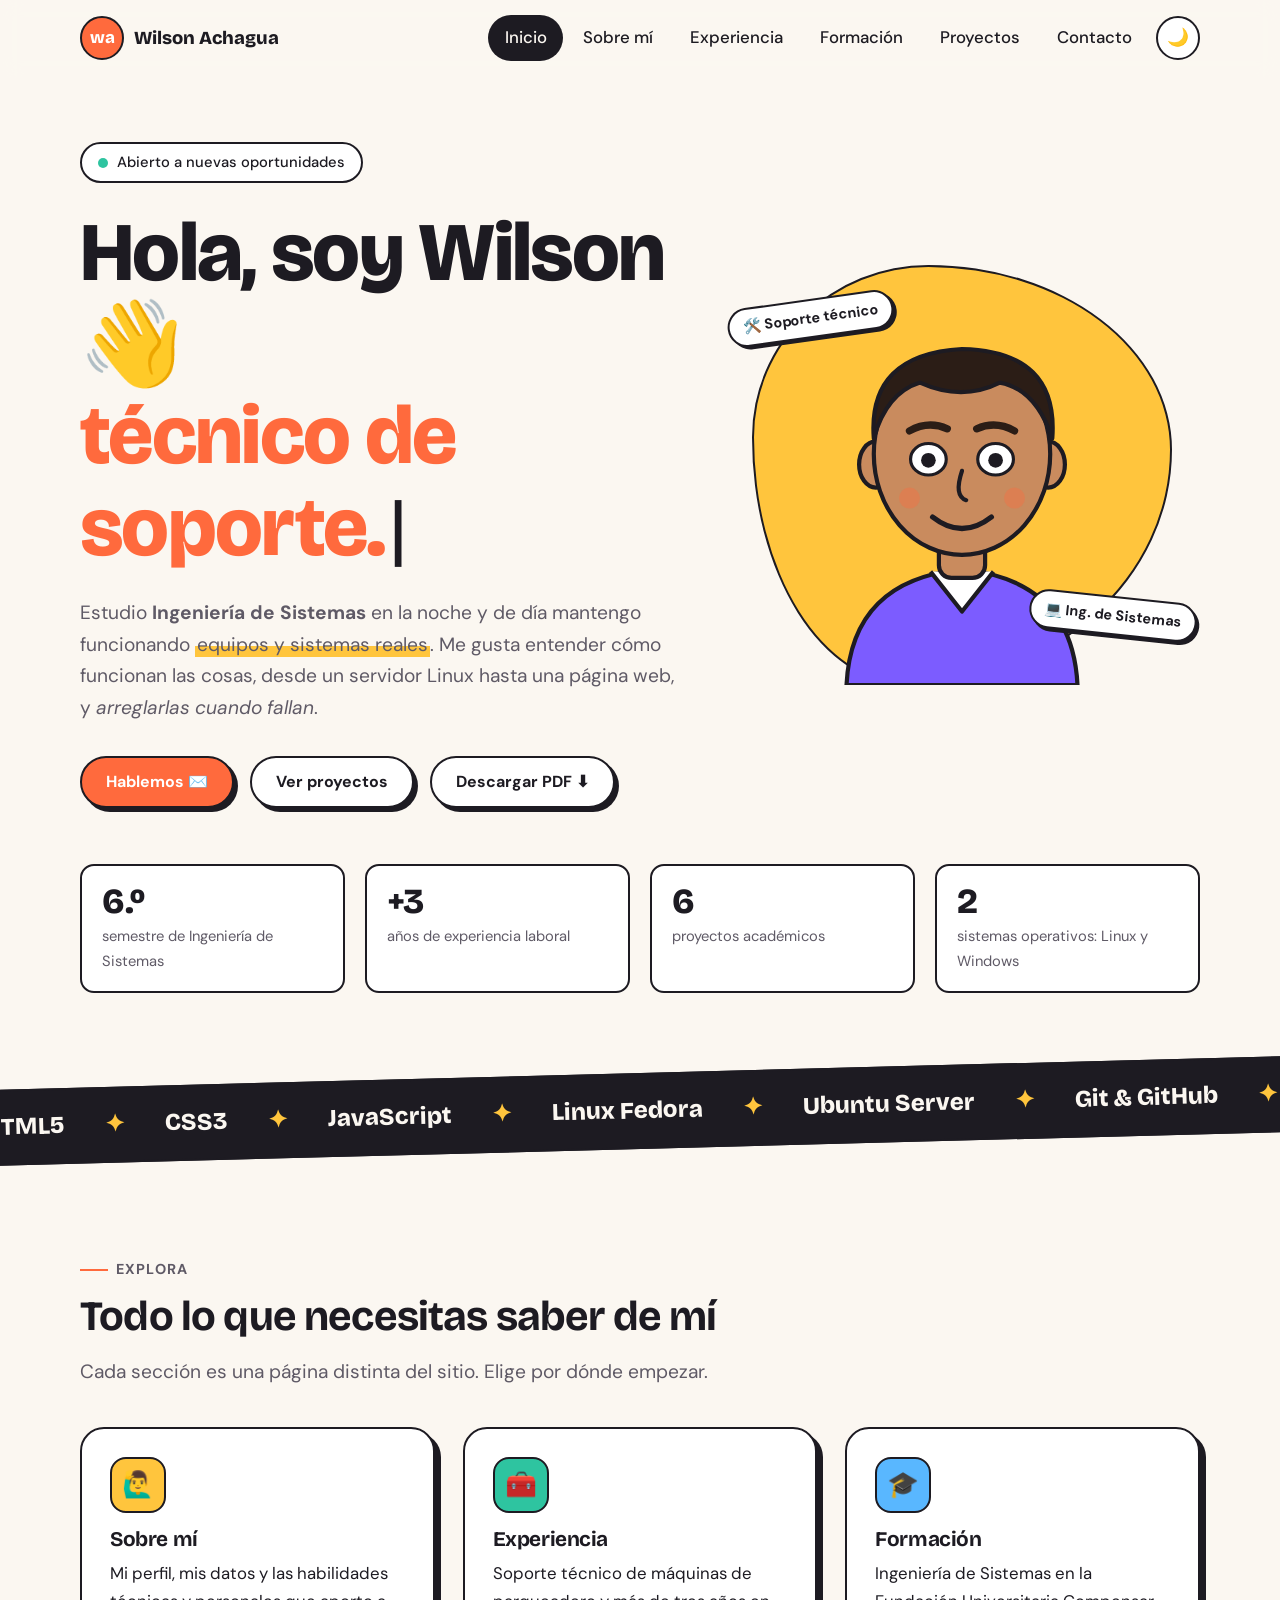
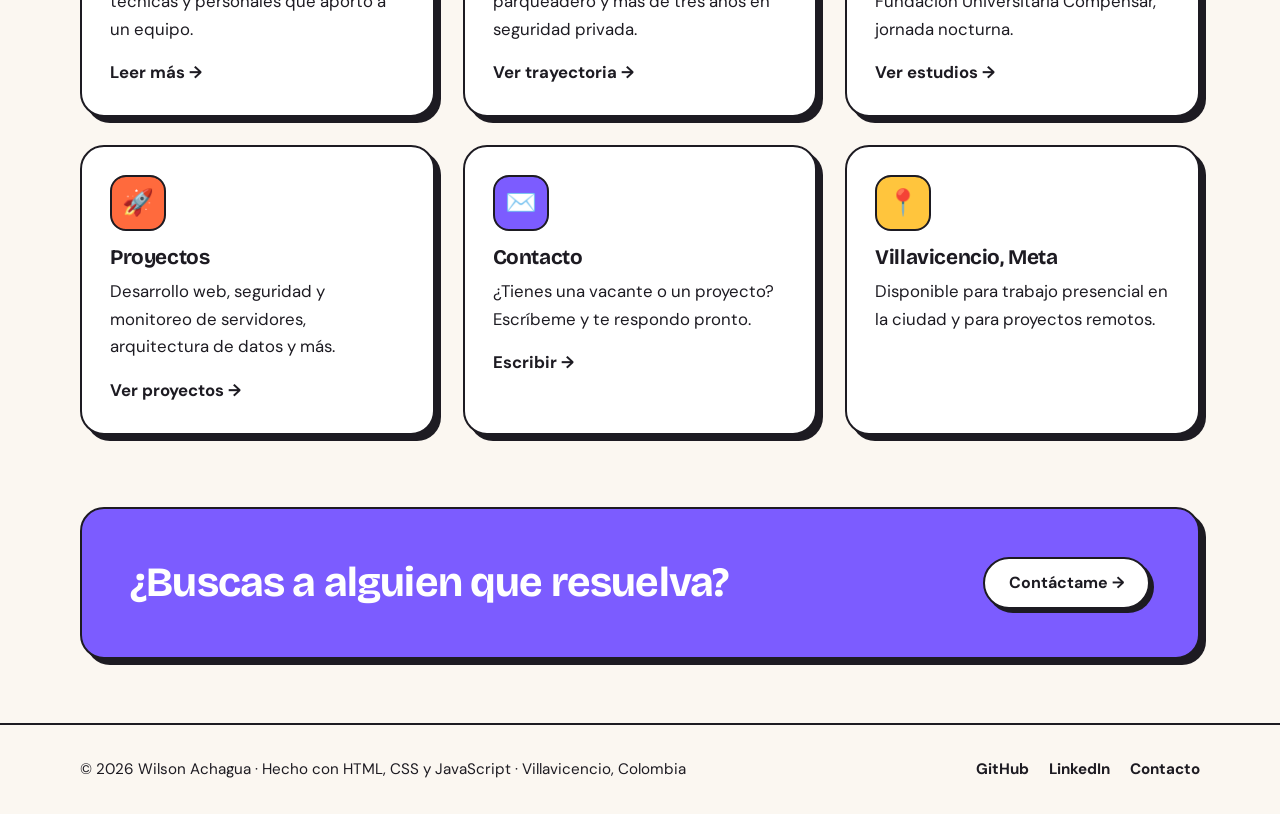
<file: index.html>
<!DOCTYPE html>
<html lang="es-CO" data-theme="light" class="no-js">
<head>
  <!-- ===== Metadatos ===== -->
  <meta charset="UTF-8">
  <meta name="viewport" content="width=device-width, initial-scale=1.0">
  <title>Wilson Achagua | Técnico de soporte y estudiante de Ingeniería de Sistemas</title>
  <meta name="description" content="Hoja de vida web de Wilson Achagua: técnico de soporte en Villavicencio y estudiante de Ingeniería de Sistemas en UCompensar.">
  <meta name="author" content="Wilson Iraldo Achagua Rodríguez">
  <meta name="robots" content="index, follow">
  <meta name="theme-color" content="#ff6a3d">
  <meta property="og:type" content="profile">
  <meta property="og:locale" content="es_CO">
  <meta property="og:title" content="Wilson Achagua | Técnico de soporte y estudiante de Ingeniería de Sistemas">
  <meta property="og:description" content="Hoja de vida web de Wilson Achagua: técnico de soporte en Villavicencio y estudiante de Ingeniería de Sistemas en UCompensar.">

  <!-- ===== Recursos ===== -->
  <link rel="icon" href="assets/img/favicon.svg" type="image/svg+xml">
  <link rel="preconnect" href="https://fonts.googleapis.com">
  <link rel="preconnect" href="https://fonts.gstatic.com" crossorigin>
  <link href="https://fonts.googleapis.com/css2?family=Bricolage+Grotesque:wght@600;800&family=DM+Sans:wght@400;500;700&display=swap" rel="stylesheet">
  <link rel="stylesheet" href="assets/css/styles.css">
  <script src="assets/js/main.js" defer></script>
</head>

<body>
  <a class="skip-link" href="#contenido">Saltar al contenido</a>

  <!-- ===== Encabezado (igual en todas las páginas) ===== -->
  <header class="header" id="header">
    <div class="container header__inner">
      <a class="logo" href="index.html" aria-label="Ir al inicio">
        <span class="logo__mark" aria-hidden="true">wa</span>
        <span>Wilson Achagua</span>
      </a>
      <nav class="nav" aria-label="Navegación principal">
        <ul class="nav__list" id="navList">
          <li><a class="nav__link" href="index.html" aria-current="page">Inicio</a></li>
          <li><a class="nav__link" href="sobre-mi.html">Sobre mí</a></li>
          <li><a class="nav__link" href="experiencia.html">Experiencia</a></li>
          <li><a class="nav__link" href="formacion.html">Formación</a></li>
          <li><a class="nav__link" href="proyectos.html">Proyectos</a></li>
          <li><a class="nav__link" href="contacto.html">Contacto</a></li>
        </ul>
        <button class="icon-btn" id="themeToggle" type="button" aria-label="Activar modo oscuro" title="Cambiar tema">🌙</button>
        <button class="icon-btn nav-toggle" id="navToggle" type="button" aria-label="Abrir menú" aria-expanded="false" aria-controls="navList">☰</button>
      </nav>
    </div>
  </header>

  <main id="contenido">

    <!-- ===================== HERO ===================== -->
    <section class="hero">
      <div class="container hero__inner">
        <div>
          <p class="status"><span class="status__dot" aria-hidden="true"></span> Abierto a nuevas oportunidades</p>

          <h1 class="hero__title">
            Hola, soy Wilson <span class="wave" aria-hidden="true">👋</span>
            <span class="hero__rotator" id="rotator" aria-live="polite">técnico de soporte.</span>
          </h1>

          <div class="hero__text">
            <p class="lead">
              Estudio <strong>Ingeniería de Sistemas</strong> en la noche y de día mantengo funcionando
              <mark>equipos y sistemas reales</mark>. Me gusta entender cómo funcionan las cosas, desde un servidor
              Linux hasta una página web, y <em>arreglarlas cuando fallan</em>.
            </p>
          </div>

          <div class="hero__actions">
            <a class="btn btn--primary" href="contacto.html">Hablemos ✉️</a>
            <a class="btn btn--ghost" href="proyectos.html">Ver proyectos</a>
            <button class="btn btn--ghost" type="button" data-print>Descargar PDF ⬇</button>
          </div>
        </div>

        <!-- Avatar ilustrado en SVG: los ojos siguen el cursor (ver main.js) -->
        <div class="avatar" id="avatar">
          <div class="avatar__blob" aria-hidden="true"></div>
          <p class="avatar__bubble" id="avatarBubble" aria-live="polite"></p>
          <svg viewBox="0 0 400 400" role="img" aria-labelledby="avatarTitle">
            <title id="avatarTitle">Ilustración de Wilson. Haz clic para saludar.</title>
            <!-- Camisa -->
            <path d="M90 400 Q95 300 200 290 Q305 300 310 400 Z" fill="#7c5cff" stroke="#1d1b22" stroke-width="4"/>
            <path d="M170 292 L200 330 L230 292" fill="#fff" stroke="#1d1b22" stroke-width="4" stroke-linejoin="round"/>
            <!-- Cuello -->
            <rect x="178" y="250" width="44" height="48" rx="12" fill="#c98b5e" stroke="#1d1b22" stroke-width="4"/>
            <!-- Orejas -->
            <ellipse cx="118" cy="190" rx="16" ry="22" fill="#c98b5e" stroke="#1d1b22" stroke-width="4"/>
            <ellipse cx="282" cy="190" rx="16" ry="22" fill="#c98b5e" stroke="#1d1b22" stroke-width="4"/>
            <!-- Cabeza -->
            <ellipse cx="200" cy="180" rx="84" ry="96" fill="#c98b5e" stroke="#1d1b22" stroke-width="4"/>
            <!-- Cabello -->
            <path d="M116 165 Q110 85 200 80 Q292 82 286 165 Q270 118 236 112 Q200 130 160 112 Q128 122 116 165 Z"
                  fill="#2b1d16" stroke="#1d1b22" stroke-width="4" stroke-linejoin="round"/>
            <!-- Cejas -->
            <path d="M150 158 Q168 148 186 156" fill="none" stroke="#2b1d16" stroke-width="7" stroke-linecap="round"/>
            <path d="M214 156 Q232 148 250 158" fill="none" stroke="#2b1d16" stroke-width="7" stroke-linecap="round"/>
            <!-- Ojos -->
            <ellipse cx="168" cy="185" rx="17" ry="15" fill="#fff" stroke="#1d1b22" stroke-width="3"/>
            <ellipse cx="232" cy="185" rx="17" ry="15" fill="#fff" stroke="#1d1b22" stroke-width="3"/>
            <circle class="avatar__pupil" cx="168" cy="186" r="7" fill="#1d1b22"/>
            <circle class="avatar__pupil" cx="232" cy="186" r="7" fill="#1d1b22"/>
            <!-- Párpados (parpadeo con CSS) -->
            <ellipse class="avatar__eyelid" cx="168" cy="185" rx="18" ry="16" fill="#c98b5e"/>
            <ellipse class="avatar__eyelid" cx="232" cy="185" rx="18" ry="16" fill="#c98b5e"/>
            <!-- Nariz y boca -->
            <path d="M200 196 Q192 220 204 224" fill="none" stroke="#1d1b22" stroke-width="4" stroke-linecap="round"/>
            <path id="mouth" d="M172 240 Q200 262 228 240" fill="none" stroke="#1d1b22" stroke-width="5" stroke-linecap="round"/>
            <!-- Mejillas -->
            <circle cx="150" cy="222" r="10" fill="#ff6a3d" opacity=".35"/>
            <circle cx="250" cy="222" r="10" fill="#ff6a3d" opacity=".35"/>
          </svg>
          <span class="avatar__sticker avatar__sticker--1">🛠️ Soporte técnico</span>
          <span class="avatar__sticker avatar__sticker--2">💻 Ing. de Sistemas</span>
        </div>
      </div>

      <!-- Cifras con contador animado -->
      <div class="container">
        <div class="stats">
          <div class="stat reveal">
            <p class="stat__value"><span data-counter="6">0</span>.º</p>
            <p class="stat__label">semestre de Ingeniería de Sistemas</p>
          </div>
          <div class="stat reveal">
            <p class="stat__value">+<span data-counter="3">0</span></p>
            <p class="stat__label">años de experiencia laboral</p>
          </div>
          <div class="stat reveal">
            <p class="stat__value"><span data-counter="6">0</span></p>
            <p class="stat__label">proyectos académicos</p>
          </div>
          <div class="stat reveal">
            <p class="stat__value"><span data-counter="2">0</span></p>
            <p class="stat__label">sistemas operativos: Linux y Windows</p>
          </div>
        </div>
      </div>
    </section>

    <!-- ===================== CINTA DE HABILIDADES ===================== -->
    <div class="marquee" aria-label="Tecnologías que manejo">
      <div class="marquee__track" id="marqueeTrack">
        <span>HTML5</span><span>CSS3</span><span>JavaScript</span><span>Linux Fedora</span>
        <span>Ubuntu Server</span><span>Git &amp; GitHub</span><span>pfSense</span><span>Wazuh</span>
        <span>VirtualBox</span><span>LaTeX</span><span>Soporte técnico</span><span>Bases de datos</span>
      </div>
    </div>

    <!-- ===================== ACCESOS A LAS DEMÁS PÁGINAS ===================== -->
    <section class="section">
      <div class="container">
        <p class="eyebrow">Explora</p>
        <h2>Todo lo que necesitas saber de mí</h2>
        <p class="lead">Cada sección es una página distinta del sitio. Elige por dónde empezar.</p>

        <div class="grid-3" style="margin-top: 2.5rem;">
          <a class="card reveal" href="sobre-mi.html">
            <div class="card__icon bg-sun" aria-hidden="true">🙋‍♂️</div>
            <h3>Sobre mí</h3>
            <p>Mi perfil, mis datos y las habilidades técnicas y personales que aporto a un equipo.</p>
            <span class="card__arrow">Leer más →</span>
          </a>
          <a class="card reveal" href="experiencia.html">
            <div class="card__icon bg-mint" aria-hidden="true">🧰</div>
            <h3>Experiencia</h3>
            <p>Soporte técnico de máquinas de parqueadero y más de tres años en seguridad privada.</p>
            <span class="card__arrow">Ver trayectoria →</span>
          </a>
          <a class="card reveal" href="formacion.html">
            <div class="card__icon bg-sky" aria-hidden="true">🎓</div>
            <h3>Formación</h3>
            <p>Ingeniería de Sistemas en la Fundación Universitaria Compensar, jornada nocturna.</p>
            <span class="card__arrow">Ver estudios →</span>
          </a>
          <a class="card reveal" href="proyectos.html">
            <div class="card__icon bg-coral" aria-hidden="true">🚀</div>
            <h3>Proyectos</h3>
            <p>Desarrollo web, seguridad y monitoreo de servidores, arquitectura de datos y más.</p>
            <span class="card__arrow">Ver proyectos →</span>
          </a>
          <a class="card reveal" href="contacto.html">
            <div class="card__icon bg-violet" aria-hidden="true">✉️</div>
            <h3>Contacto</h3>
            <p>¿Tienes una vacante o un proyecto? Escríbeme y te respondo pronto.</p>
            <span class="card__arrow">Escribir →</span>
          </a>
          <div class="card reveal">
            <div class="card__icon bg-sun" aria-hidden="true">📍</div>
            <h3>Villavicencio, Meta</h3>
            <p>Disponible para trabajo presencial en la ciudad y para proyectos remotos.</p>
          </div>
        </div>
      </div>
    </section>

    <!-- ===================== LLAMADO A LA ACCIÓN ===================== -->
    <section class="container">
      <div class="cta reveal">
        <h2>¿Buscas a alguien que resuelva?</h2>
        <a class="btn btn--ghost" href="contacto.html">Contáctame →</a>
      </div>
    </section>

  </main>

  <!-- ===== Pie de página (igual en todas las páginas) ===== -->
  <footer class="footer">
    <div class="container footer__inner">
      <p>© <span id="year">2026</span> Wilson Achagua · Hecho con HTML, CSS y JavaScript · Villavicencio, Colombia</p>
      <ul class="footer__links">
        <!-- EDITAR: reemplaza USUARIO por tu usuario de GitHub y LinkedIn -->
        <li><a href="https://github.com/Wilson527Achagua" target="_blank" rel="noopener noreferrer">GitHub</a></li>
        <li><a href="https://www.linkedin.com/in/USUARIO" target="_blank" rel="noopener noreferrer">LinkedIn</a></li>
        <li><a href="contacto.html">Contacto</a></li>
      </ul>
    </div>
  </footer>

  <button class="icon-btn to-top" id="toTop" type="button" aria-label="Volver arriba">↑</button>
</body>
</html>
</file>
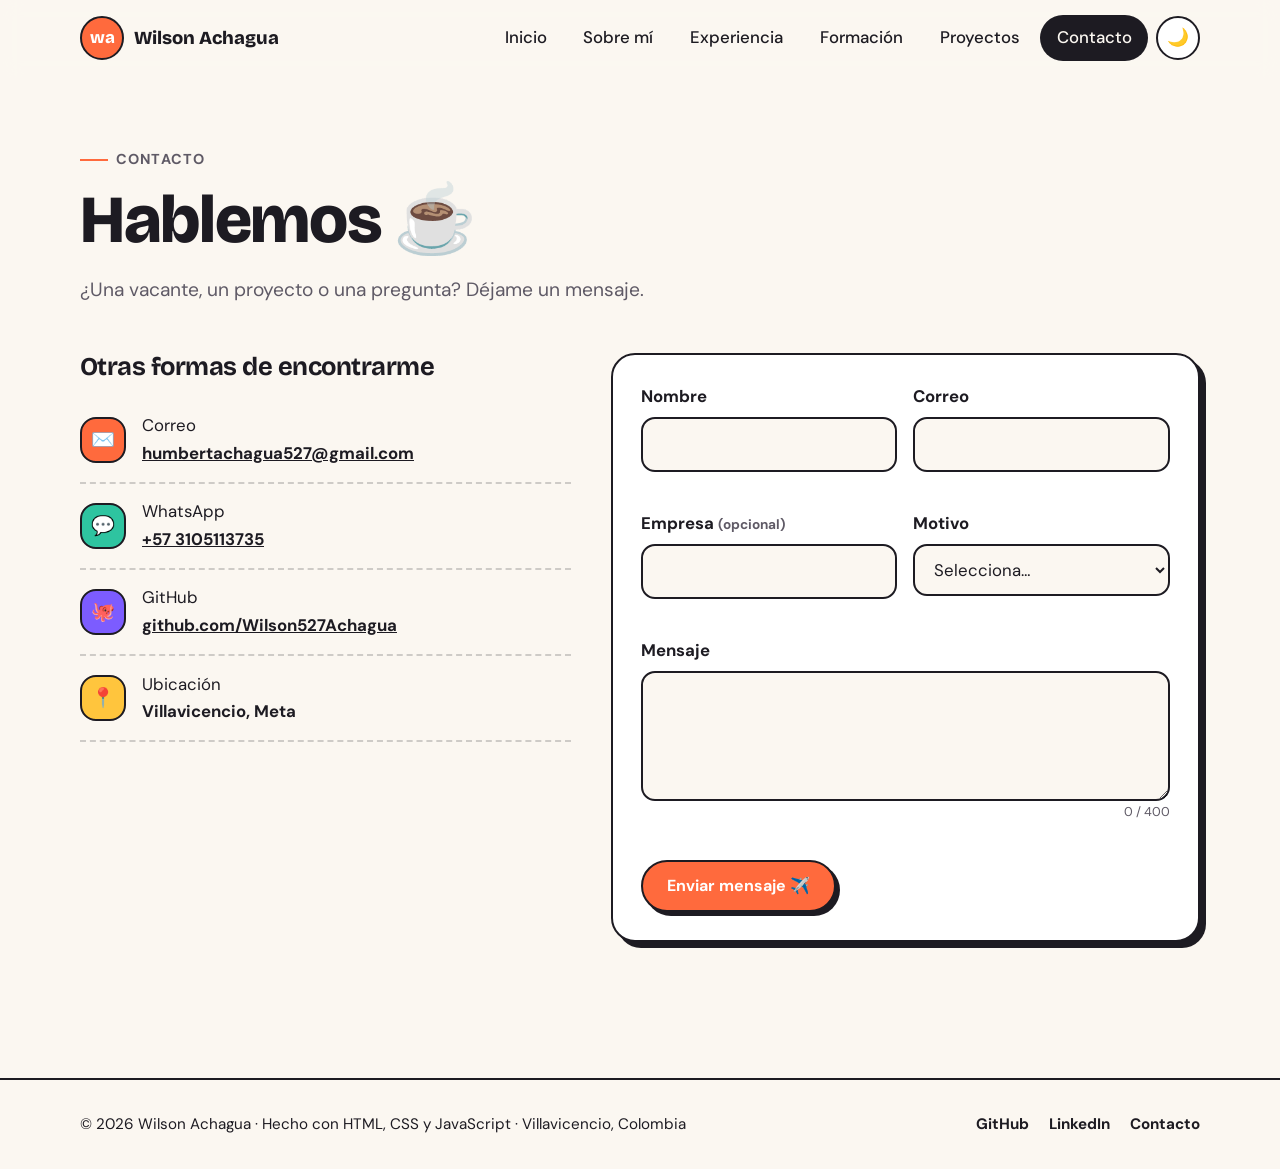
<file: contacto.html>
<!DOCTYPE html>
<html lang="es-CO" data-theme="light" class="no-js">
<head>
  <!-- ===== Metadatos ===== -->
  <meta charset="UTF-8">
  <meta name="viewport" content="width=device-width, initial-scale=1.0">
  <title>Contacto | Wilson Achagua</title>
  <meta name="description" content="Formulario de contacto para ofertas laborales y proyectos con Wilson Achagua.">
  <meta name="author" content="Wilson Iraldo Achagua Rodríguez">
  <meta name="robots" content="index, follow">
  <meta name="theme-color" content="#ff6a3d">
  <meta property="og:type" content="profile">
  <meta property="og:locale" content="es_CO">
  <meta property="og:title" content="Contacto | Wilson Achagua">
  <meta property="og:description" content="Formulario de contacto para ofertas laborales y proyectos con Wilson Achagua.">

  <!-- ===== Recursos ===== -->
  <link rel="icon" href="assets/img/favicon.svg" type="image/svg+xml">
  <link rel="preconnect" href="https://fonts.googleapis.com">
  <link rel="preconnect" href="https://fonts.gstatic.com" crossorigin>
  <link href="https://fonts.googleapis.com/css2?family=Bricolage+Grotesque:wght@600;800&family=DM+Sans:wght@400;500;700&display=swap" rel="stylesheet">
  <link rel="stylesheet" href="assets/css/styles.css">
  <script src="assets/js/main.js" defer></script>
</head>

<body>
  <a class="skip-link" href="#contenido">Saltar al contenido</a>

  <!-- ===== Encabezado (igual en todas las páginas) ===== -->
  <header class="header" id="header">
    <div class="container header__inner">
      <a class="logo" href="index.html" aria-label="Ir al inicio">
        <span class="logo__mark" aria-hidden="true">wa</span>
        <span>Wilson Achagua</span>
      </a>
      <nav class="nav" aria-label="Navegación principal">
        <ul class="nav__list" id="navList">
          <li><a class="nav__link" href="index.html">Inicio</a></li>
          <li><a class="nav__link" href="sobre-mi.html">Sobre mí</a></li>
          <li><a class="nav__link" href="experiencia.html">Experiencia</a></li>
          <li><a class="nav__link" href="formacion.html">Formación</a></li>
          <li><a class="nav__link" href="proyectos.html">Proyectos</a></li>
          <li><a class="nav__link" href="contacto.html" aria-current="page">Contacto</a></li>
        </ul>
        <button class="icon-btn" id="themeToggle" type="button" aria-label="Activar modo oscuro" title="Cambiar tema">🌙</button>
        <button class="icon-btn nav-toggle" id="navToggle" type="button" aria-label="Abrir menú" aria-expanded="false" aria-controls="navList">☰</button>
      </nav>
    </div>
  </header>

  <main id="contenido">

    <section class="page-head">
      <div class="container">
        <p class="eyebrow">Contacto</p>
        <h1>Hablemos <span class="highlight">☕</span></h1>
        <p class="lead">¿Una vacante, un proyecto o una pregunta? Déjame un mensaje.</p>
      </div>
    </section>

    <section class="section" style="padding-top: 1rem;">
      <div class="container contact">
        <!-- Datos de contacto -->
        <div class="reveal">
          <h2 style="font-size: 1.6rem;">Otras formas de encontrarme</h2>
          <ul class="contact-list">
            <!-- EDITAR: reemplaza los datos de ejemplo por los tuyos -->
            <li><span class="card__icon bg-coral" aria-hidden="true">✉️</span>
              <span>Correo<br><a href="mailto:tu-correo@ejemplo.com">humbertachagua527@gmail.com</a></span></li>
            <li><span class="card__icon bg-mint" aria-hidden="true">💬</span>
              <span>WhatsApp<br><a href="https://wa.me/573105113735" target="_blank" rel="noopener noreferrer">+57 3105113735</a></span></li>
            <li><span class="card__icon bg-violet" aria-hidden="true">🐙</span>
              <span>GitHub<br><a href="https://github.com/Wilson527Achagua" target="_blank" rel="noopener noreferrer">github.com/Wilson527Achagua</a></span></li>
            <li><span class="card__icon bg-sun" aria-hidden="true">📍</span>
              <span>Ubicación<br><strong>Villavicencio, Meta</strong></span></li>
          </ul>
        </div>

        <!-- Formulario: se envía con el método GET a gracias.html -->
        <form class="form card reveal" id="contactForm" action="gracias.html" method="get" novalidate>
          <div class="form__row">
            <div class="form__group">
              <label for="nombre">Nombre</label>
              <input type="text" id="nombre" name="nombre" autocomplete="name" required minlength="3">
              <small class="form__error" aria-live="polite"></small>
            </div>
            <div class="form__group">
              <label for="correo">Correo</label>
              <input type="email" id="correo" name="correo" autocomplete="email" required>
              <small class="form__error" aria-live="polite"></small>
            </div>
          </div>

          <div class="form__row">
            <div class="form__group">
              <label for="empresa">Empresa <small>(opcional)</small></label>
              <input type="text" id="empresa" name="empresa" autocomplete="organization">
              <small class="form__error" aria-live="polite"></small>
            </div>
            <div class="form__group">
              <label for="motivo">Motivo</label>
              <select id="motivo" name="motivo" required>
                <option value="">Selecciona…</option>
                <option value="Oferta laboral">Oferta laboral</option>
                <option value="Proyecto">Proyecto</option>
                <option value="Pregunta">Pregunta</option>
              </select>
              <small class="form__error" aria-live="polite"></small>
            </div>
          </div>

          <div class="form__group">
            <label for="mensaje">Mensaje</label>
            <textarea id="mensaje" name="mensaje" required minlength="10" maxlength="400"></textarea>
            <small class="counter" id="counter">0 / 400</small>
            <small class="form__error" aria-live="polite"></small>
          </div>

          <button class="btn btn--primary" type="submit">Enviar mensaje ✈️</button>
        </form>
      </div>
    </section>

  </main>

  <!-- ===== Pie de página (igual en todas las páginas) ===== -->
  <footer class="footer">
    <div class="container footer__inner">
      <p>© <span id="year">2026</span> Wilson Achagua · Hecho con HTML, CSS y JavaScript · Villavicencio, Colombia</p>
      <ul class="footer__links">
        <!-- EDITAR: reemplaza USUARIO por tu usuario de GitHub y LinkedIn -->
        <li><a href="https://github.com/USUARIO" target="_blank" rel="noopener noreferrer">GitHub</a></li>
        <li><a href="https://www.linkedin.com/in/USUARIO" target="_blank" rel="noopener noreferrer">LinkedIn</a></li>
        <li><a href="contacto.html">Contacto</a></li>
      </ul>
    </div>
  </footer>

  <button class="icon-btn to-top" id="toTop" type="button" aria-label="Volver arriba">↑</button>
</body>
</html>
</file>
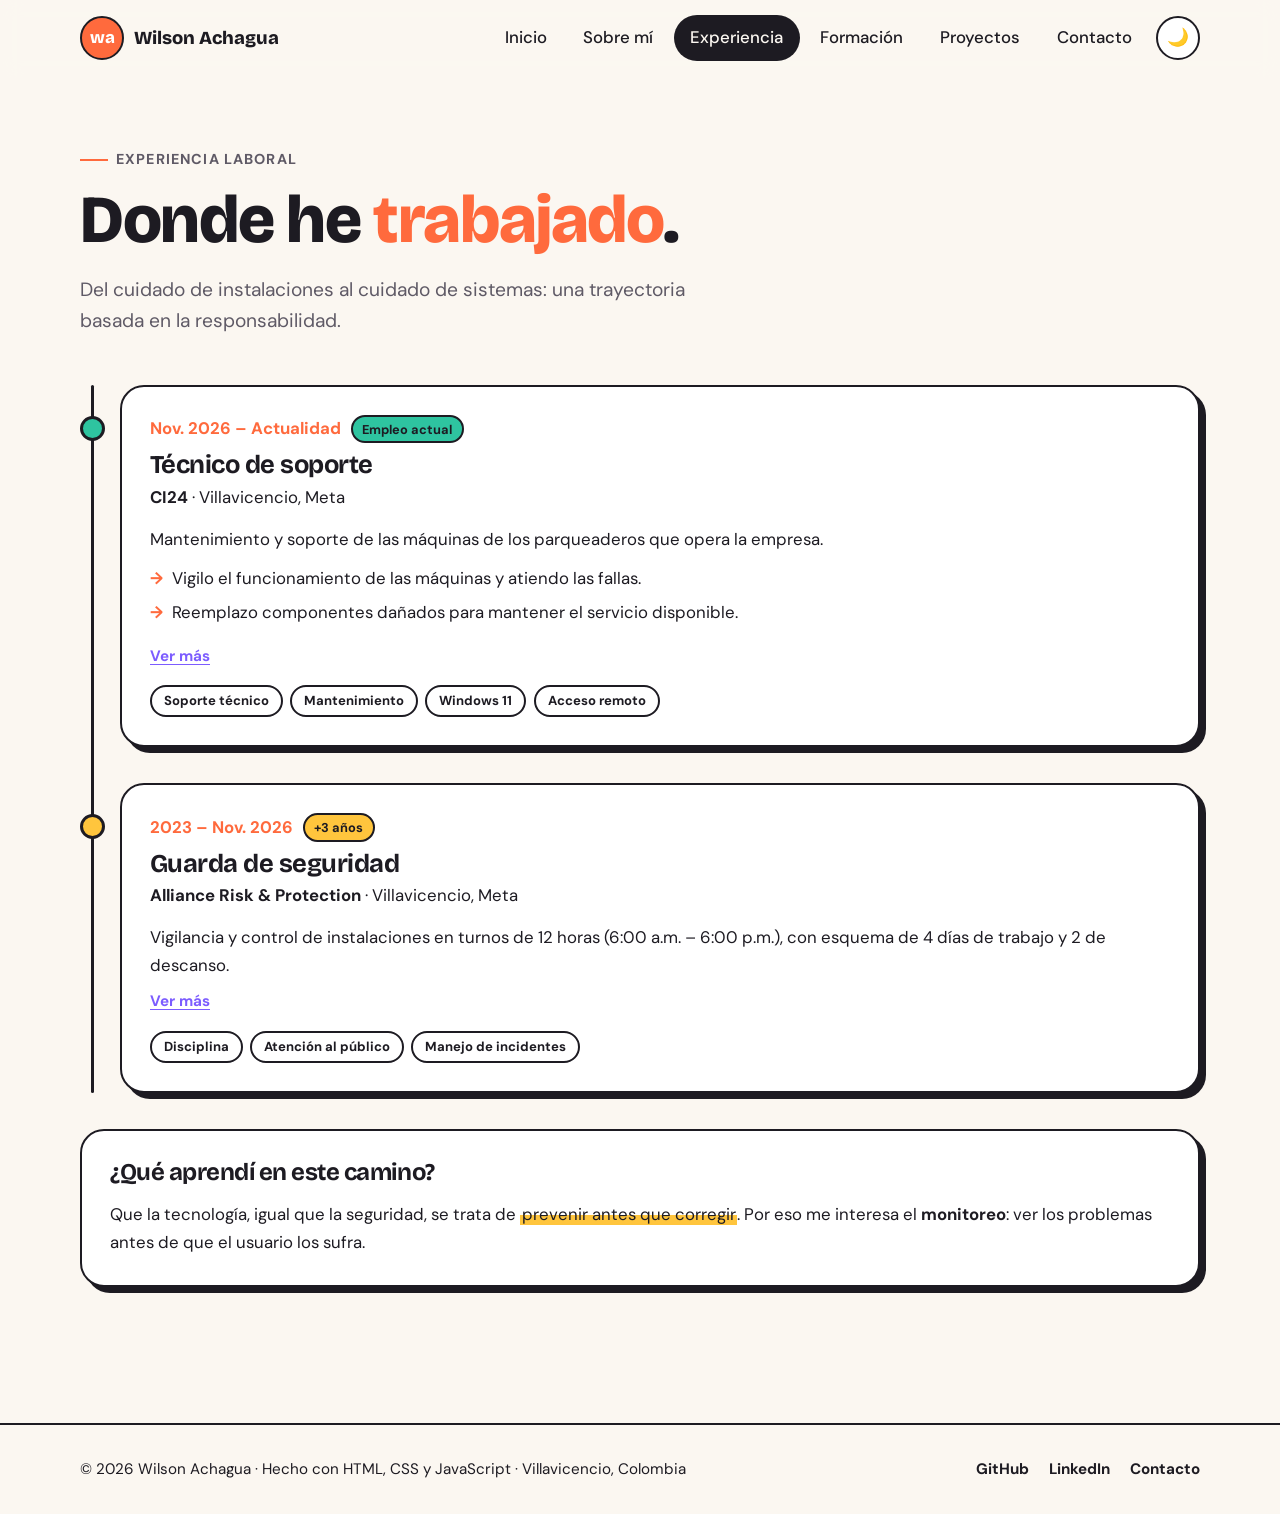
<file: experiencia.html>
<!DOCTYPE html>
<html lang="es-CO" data-theme="light" class="no-js">
<head>
  <!-- ===== Metadatos ===== -->
  <meta charset="UTF-8">
  <meta name="viewport" content="width=device-width, initial-scale=1.0">
  <title>Experiencia | Wilson Achagua</title>
  <meta name="description" content="Experiencia laboral de Wilson Achagua en soporte técnico y seguridad.">
  <meta name="author" content="Wilson Iraldo Achagua Rodríguez">
  <meta name="robots" content="index, follow">
  <meta name="theme-color" content="#ff6a3d">
  <meta property="og:type" content="profile">
  <meta property="og:locale" content="es_CO">
  <meta property="og:title" content="Experiencia | Wilson Achagua">
  <meta property="og:description" content="Experiencia laboral de Wilson Achagua en soporte técnico y seguridad.">

  <!-- ===== Recursos ===== -->
  <link rel="icon" href="assets/img/favicon.svg" type="image/svg+xml">
  <link rel="preconnect" href="https://fonts.googleapis.com">
  <link rel="preconnect" href="https://fonts.gstatic.com" crossorigin>
  <link href="https://fonts.googleapis.com/css2?family=Bricolage+Grotesque:wght@600;800&family=DM+Sans:wght@400;500;700&display=swap" rel="stylesheet">
  <link rel="stylesheet" href="assets/css/styles.css">
  <script src="assets/js/main.js" defer></script>
</head>

<body>
  <a class="skip-link" href="#contenido">Saltar al contenido</a>

  <!-- ===== Encabezado (igual en todas las páginas) ===== -->
  <header class="header" id="header">
    <div class="container header__inner">
      <a class="logo" href="index.html" aria-label="Ir al inicio">
        <span class="logo__mark" aria-hidden="true">wa</span>
        <span>Wilson Achagua</span>
      </a>
      <nav class="nav" aria-label="Navegación principal">
        <ul class="nav__list" id="navList">
          <li><a class="nav__link" href="index.html">Inicio</a></li>
          <li><a class="nav__link" href="sobre-mi.html">Sobre mí</a></li>
          <li><a class="nav__link" href="experiencia.html" aria-current="page">Experiencia</a></li>
          <li><a class="nav__link" href="formacion.html">Formación</a></li>
          <li><a class="nav__link" href="proyectos.html">Proyectos</a></li>
          <li><a class="nav__link" href="contacto.html">Contacto</a></li>
        </ul>
        <button class="icon-btn" id="themeToggle" type="button" aria-label="Activar modo oscuro" title="Cambiar tema">🌙</button>
        <button class="icon-btn nav-toggle" id="navToggle" type="button" aria-label="Abrir menú" aria-expanded="false" aria-controls="navList">☰</button>
      </nav>
    </div>
  </header>

  <main id="contenido">

    <section class="page-head">
      <div class="container">
        <p class="eyebrow">Experiencia laboral</p>
        <h1>Donde he <span class="highlight">trabajado</span>.</h1>
        <p class="lead">Del cuidado de instalaciones al cuidado de sistemas: una trayectoria basada en la responsabilidad.</p>
      </div>
    </section>

    <section class="section" style="padding-top: 1rem;">
      <div class="container">
        <ol class="timeline">
          <!-- Empleo actual -->
          <li class="timeline__item timeline__item--current reveal">
            <article class="card">
              <div class="timeline__meta">
                <span class="timeline__date">Nov. 2026 – Actualidad</span>
                <span class="badge badge--done">Empleo actual</span>
              </div>
              <h2 style="font-size: 1.6rem; margin-bottom: .25rem;">Técnico de soporte</h2>
              <p><strong>CI24</strong> · Villavicencio, Meta</p>
              <p>Mantenimiento y soporte de las máquinas de los parqueaderos que opera la empresa.</p>
              <ul class="bullets">
                <li>Vigilo el funcionamiento de las máquinas y atiendo las fallas.</li>
                <li>Reemplazo componentes dañados para mantener el servicio disponible.</li>
              </ul>
              <!-- Contenido extra que se muestra u oculta con JavaScript -->
              <div class="more" id="more-ci24">
                <ul class="bullets">
                  <li>Monitoreo remoto de los equipos del centro comercial.</li>
                  <li>Conexión a los equipos mediante herramientas de acceso remoto como <strong>RustDesk</strong>.</li>
                </ul>
              </div>
              <button class="link-btn" type="button" data-toggle="more-ci24" aria-expanded="false" aria-controls="more-ci24">Ver más</button>
              <div class="tags">
                <span class="tag">Soporte técnico</span><span class="tag">Mantenimiento</span>
                <span class="tag">Windows 11</span><span class="tag">Acceso remoto</span>
              </div>
            </article>
          </li>

          <!-- Empleo anterior -->
          <li class="timeline__item reveal">
            <article class="card">
              <div class="timeline__meta">
                <!-- EDITAR: ajusta el año de inicio -->
                <span class="timeline__date">2023 – Nov. 2026</span>
                <span class="badge badge--progress">+3 años</span>
              </div>
              <h2 style="font-size: 1.6rem; margin-bottom: .25rem;">Guarda de seguridad</h2>
              <p><strong>Alliance Risk &amp; Protection</strong> · Villavicencio, Meta</p>
              <p>Vigilancia y control de instalaciones en turnos de 12 horas (6:00 a.m. – 6:00 p.m.), con esquema de 4 días de trabajo y 2 de descanso.</p>
              <div class="more" id="more-alliance">
                <ul class="bullets">
                  <li>Control de acceso de personas y vehículos.</li>
                  <li>Registro de novedades y reporte de incidentes.</li>
                  <li>Atención al público con trato respetuoso y firme.</li>
                </ul>
              </div>
              <button class="link-btn" type="button" data-toggle="more-alliance" aria-expanded="false" aria-controls="more-alliance">Ver más</button>
              <div class="tags">
                <span class="tag">Disciplina</span><span class="tag">Atención al público</span>
                <span class="tag">Manejo de incidentes</span>
              </div>
            </article>
          </li>
        </ol>

        <div class="card reveal" style="margin-top: 1rem;">
          <h2 style="font-size: 1.5rem;">¿Qué aprendí en este camino?</h2>
          <p>
            Que la tecnología, igual que la seguridad, se trata de <mark>prevenir antes que corregir</mark>.
            Por eso me interesa el <strong>monitoreo</strong>: ver los problemas antes de que el usuario los sufra.
          </p>
        </div>
      </div>
    </section>

  </main>

  <!-- ===== Pie de página (igual en todas las páginas) ===== -->
  <footer class="footer">
    <div class="container footer__inner">
      <p>© <span id="year">2026</span> Wilson Achagua · Hecho con HTML, CSS y JavaScript · Villavicencio, Colombia</p>
      <ul class="footer__links">
        <!-- EDITAR: reemplaza USUARIO por tu usuario de GitHub y LinkedIn -->
        <li><a href="https://github.com/USUARIO" target="_blank" rel="noopener noreferrer">GitHub</a></li>
        <li><a href="https://www.linkedin.com/in/USUARIO" target="_blank" rel="noopener noreferrer">LinkedIn</a></li>
        <li><a href="contacto.html">Contacto</a></li>
      </ul>
    </div>
  </footer>

  <button class="icon-btn to-top" id="toTop" type="button" aria-label="Volver arriba">↑</button>
</body>
</html>
</file>
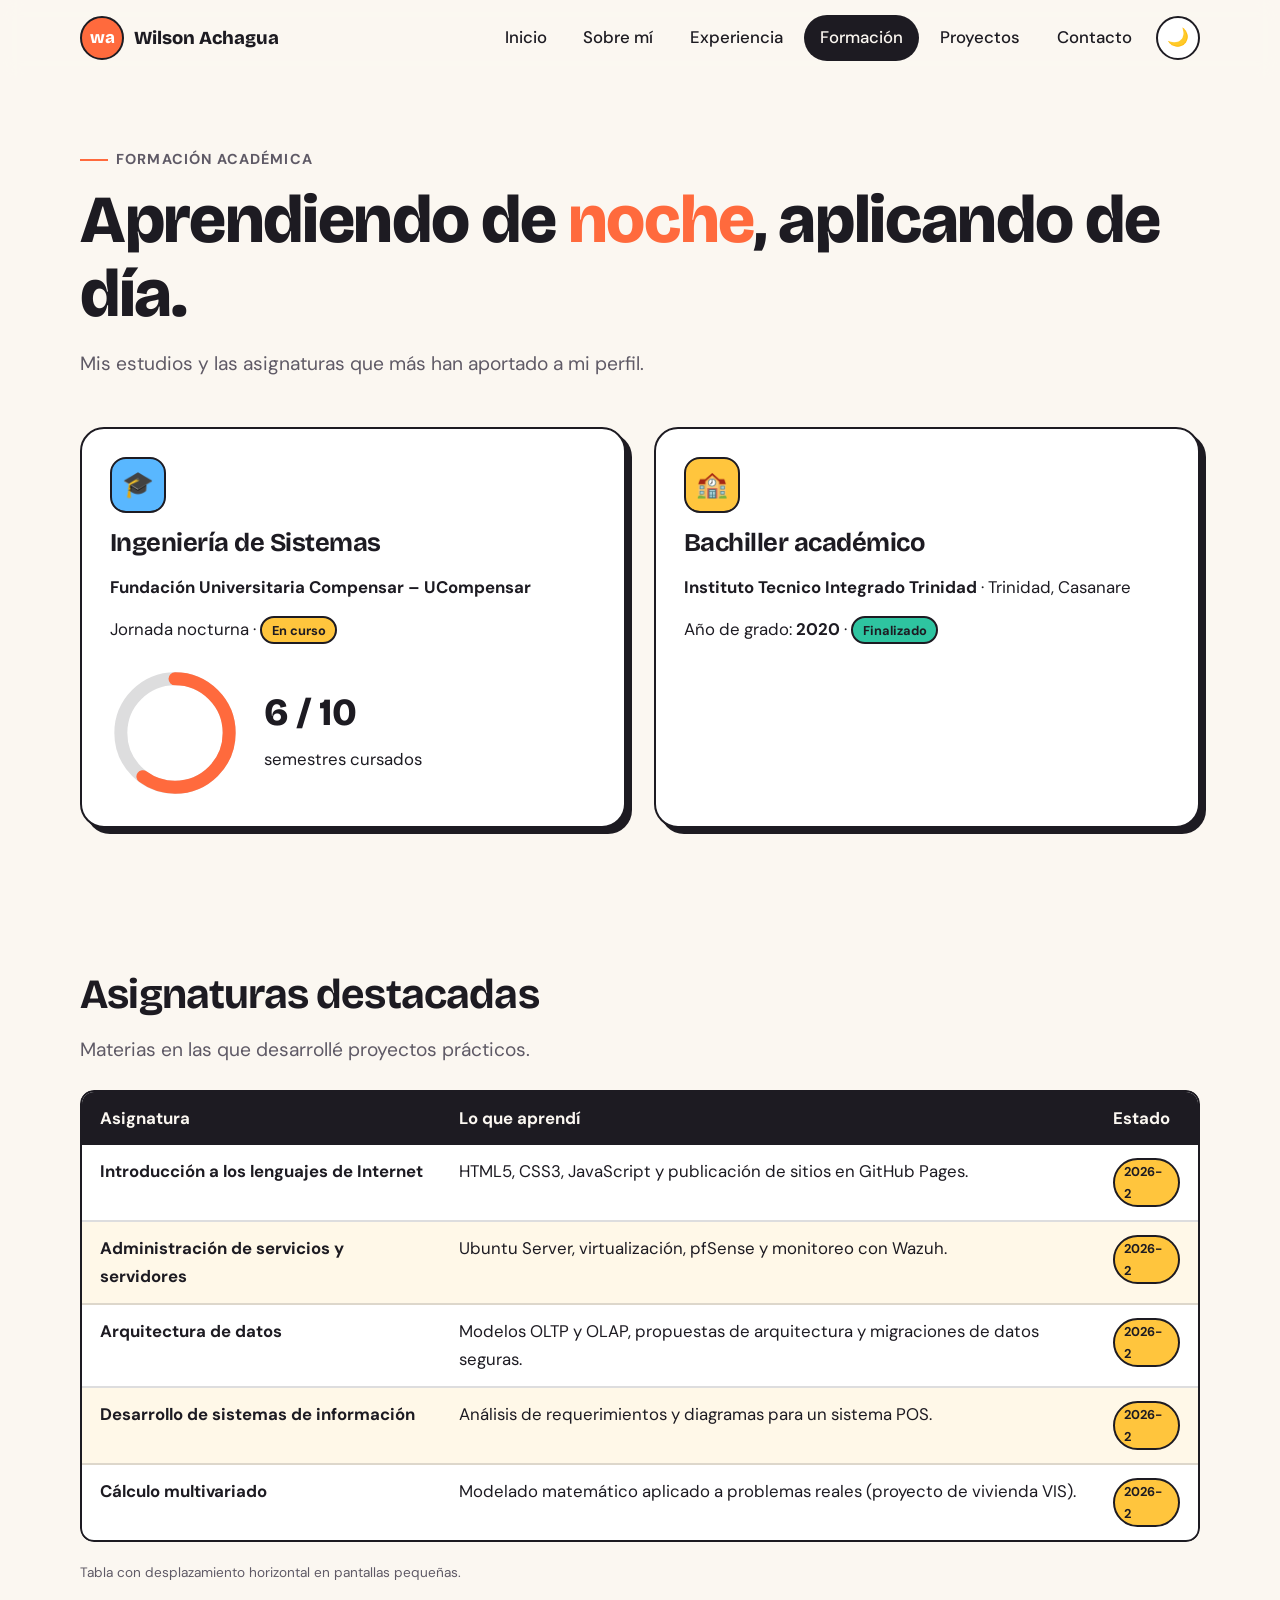
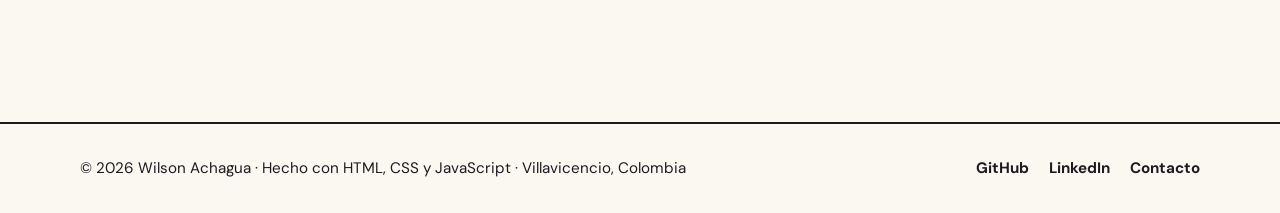
<file: formacion.html>
<!DOCTYPE html>
<html lang="es-CO" data-theme="light" class="no-js">
<head>
  <!-- ===== Metadatos ===== -->
  <meta charset="UTF-8">
  <meta name="viewport" content="width=device-width, initial-scale=1.0">
  <title>Formación | Wilson Achagua</title>
  <meta name="description" content="Formación académica de Wilson Achagua: Ingeniería de Sistemas en UCompensar.">
  <meta name="author" content="Wilson Iraldo Achagua Rodríguez">
  <meta name="robots" content="index, follow">
  <meta name="theme-color" content="#ff6a3d">
  <meta property="og:type" content="profile">
  <meta property="og:locale" content="es_CO">
  <meta property="og:title" content="Formación | Wilson Achagua">
  <meta property="og:description" content="Formación académica de Wilson Achagua: Ingeniería de Sistemas en UCompensar.">

  <!-- ===== Recursos ===== -->
  <link rel="icon" href="assets/img/favicon.svg" type="image/svg+xml">
  <link rel="preconnect" href="https://fonts.googleapis.com">
  <link rel="preconnect" href="https://fonts.gstatic.com" crossorigin>
  <link href="https://fonts.googleapis.com/css2?family=Bricolage+Grotesque:wght@600;800&family=DM+Sans:wght@400;500;700&display=swap" rel="stylesheet">
  <link rel="stylesheet" href="assets/css/styles.css">
  <script src="assets/js/main.js" defer></script>
</head>

<body>
  <a class="skip-link" href="#contenido">Saltar al contenido</a>

  <!-- ===== Encabezado (igual en todas las páginas) ===== -->
  <header class="header" id="header">
    <div class="container header__inner">
      <a class="logo" href="index.html" aria-label="Ir al inicio">
        <span class="logo__mark" aria-hidden="true">wa</span>
        <span>Wilson Achagua</span>
      </a>
      <nav class="nav" aria-label="Navegación principal">
        <ul class="nav__list" id="navList">
          <li><a class="nav__link" href="index.html">Inicio</a></li>
          <li><a class="nav__link" href="sobre-mi.html">Sobre mí</a></li>
          <li><a class="nav__link" href="experiencia.html">Experiencia</a></li>
          <li><a class="nav__link" href="formacion.html" aria-current="page">Formación</a></li>
          <li><a class="nav__link" href="proyectos.html">Proyectos</a></li>
          <li><a class="nav__link" href="contacto.html">Contacto</a></li>
        </ul>
        <button class="icon-btn" id="themeToggle" type="button" aria-label="Activar modo oscuro" title="Cambiar tema">🌙</button>
        <button class="icon-btn nav-toggle" id="navToggle" type="button" aria-label="Abrir menú" aria-expanded="false" aria-controls="navList">☰</button>
      </nav>
    </div>
  </header>

  <main id="contenido">

    <section class="page-head">
      <div class="container">
        <p class="eyebrow">Formación académica</p>
        <h1>Aprendiendo de <span class="highlight">noche</span>, aplicando de día.</h1>
        <p class="lead">Mis estudios y las asignaturas que más han aportado a mi perfil.</p>
      </div>
    </section>

    <section class="section" style="padding-top: 1rem;">
      <div class="container grid-2">
        <article class="card reveal">
          <div class="card__icon bg-sky" aria-hidden="true">🎓</div>
          <h2 style="font-size: 1.6rem;">Ingeniería de Sistemas</h2>
          <p><strong>Fundación Universitaria Compensar – UCompensar</strong></p>
          <p>Jornada nocturna · <span class="badge badge--progress">En curso</span></p>
          <!-- Anillo de progreso: el porcentaje lo dibuja JavaScript -->
          <div class="progress-ring" style="margin-top: 1.5rem;">
            <svg viewBox="0 0 120 120" aria-hidden="true">
              <circle class="progress-ring__track" cx="60" cy="60" r="50" fill="none" stroke-width="12"/>
              <circle class="progress-ring__value" id="ring" cx="60" cy="60" r="50" fill="none" stroke-width="12" data-progress="60"/>
            </svg>
            <div>
              <p class="progress-ring__label">6 / 10</p>
              <p>semestres cursados</p>
            </div>
          </div>
        </article>

        <article class="card reveal">
          <div class="card__icon bg-sun" aria-hidden="true">🏫</div>
          <h2 style="font-size: 1.6rem;">Bachiller académico</h2>
          <!-- EDITAR: nombre del colegio y año de grado -->
          <p><strong>Instituto Tecnico Integrado Trinidad</strong> · Trinidad, Casanare</p>
          <p>Año de grado: <strong>2020</strong> · <span class="badge badge--done">Finalizado</span></p>
        </article>
      </div>
    </section>

    <section class="section">
      <div class="container">
        <h2>Asignaturas destacadas</h2>
        <p class="lead" style="margin-bottom: 1.5rem;">Materias en las que desarrollé proyectos prácticos.</p>
        <div class="table-wrap reveal">
          <table class="data-table">
            <thead>
              <tr>
                <th scope="col">Asignatura</th>
                <th scope="col">Lo que aprendí</th>
                <th scope="col">Estado</th>
              </tr>
            </thead>
            <tbody>
              <tr>
                <td><strong>Introducción a los lenguajes de Internet</strong></td>
                <td>HTML5, CSS3, JavaScript y publicación de sitios en GitHub Pages.</td>
                <td><span class="badge badge--progress">2026-2</span></td>
              </tr>
              <tr>
                <td><strong>Administración de servicios y servidores</strong></td>
                <td>Ubuntu Server, virtualización, pfSense y monitoreo con Wazuh.</td>
                <td><span class="badge badge--progress">2026-2</span></td>
              </tr>
              <tr>
                <td><strong>Arquitectura de datos</strong></td>
                <td>Modelos OLTP y OLAP, propuestas de arquitectura y migraciones de datos seguras.</td>
                <td><span class="badge badge--progress">2026-2</span></td>
              </tr>
              <tr>
                <td><strong>Desarrollo de sistemas de información</strong></td>
                <td>Análisis de requerimientos y diagramas para un sistema POS.</td>
                <td><span class="badge badge--progress">2026-2</span></td>
              </tr>
              <tr>
                <td><strong>Cálculo multivariado</strong></td>
                <td>Modelado matemático aplicado a problemas reales (proyecto de vivienda VIS).</td>
                <td><span class="badge badge--progress">2026-2</span></td>
              </tr>
            </tbody>
          </table>
        </div>
        <p style="margin-top: 1rem;"><small>Tabla con desplazamiento horizontal en pantallas pequeñas.</small></p>
      </div>
    </section>

  </main>

  <!-- ===== Pie de página (igual en todas las páginas) ===== -->
  <footer class="footer">
    <div class="container footer__inner">
      <p>© <span id="year">2026</span> Wilson Achagua · Hecho con HTML, CSS y JavaScript · Villavicencio, Colombia</p>
      <ul class="footer__links">
        <!-- EDITAR: reemplaza USUARIO por tu usuario de GitHub y LinkedIn -->
        <li><a href="https://github.com/USUARIO" target="_blank" rel="noopener noreferrer">GitHub</a></li>
        <li><a href="https://www.linkedin.com/in/USUARIO" target="_blank" rel="noopener noreferrer">LinkedIn</a></li>
        <li><a href="contacto.html">Contacto</a></li>
      </ul>
    </div>
  </footer>

  <button class="icon-btn to-top" id="toTop" type="button" aria-label="Volver arriba">↑</button>
</body>
</html>
</file>
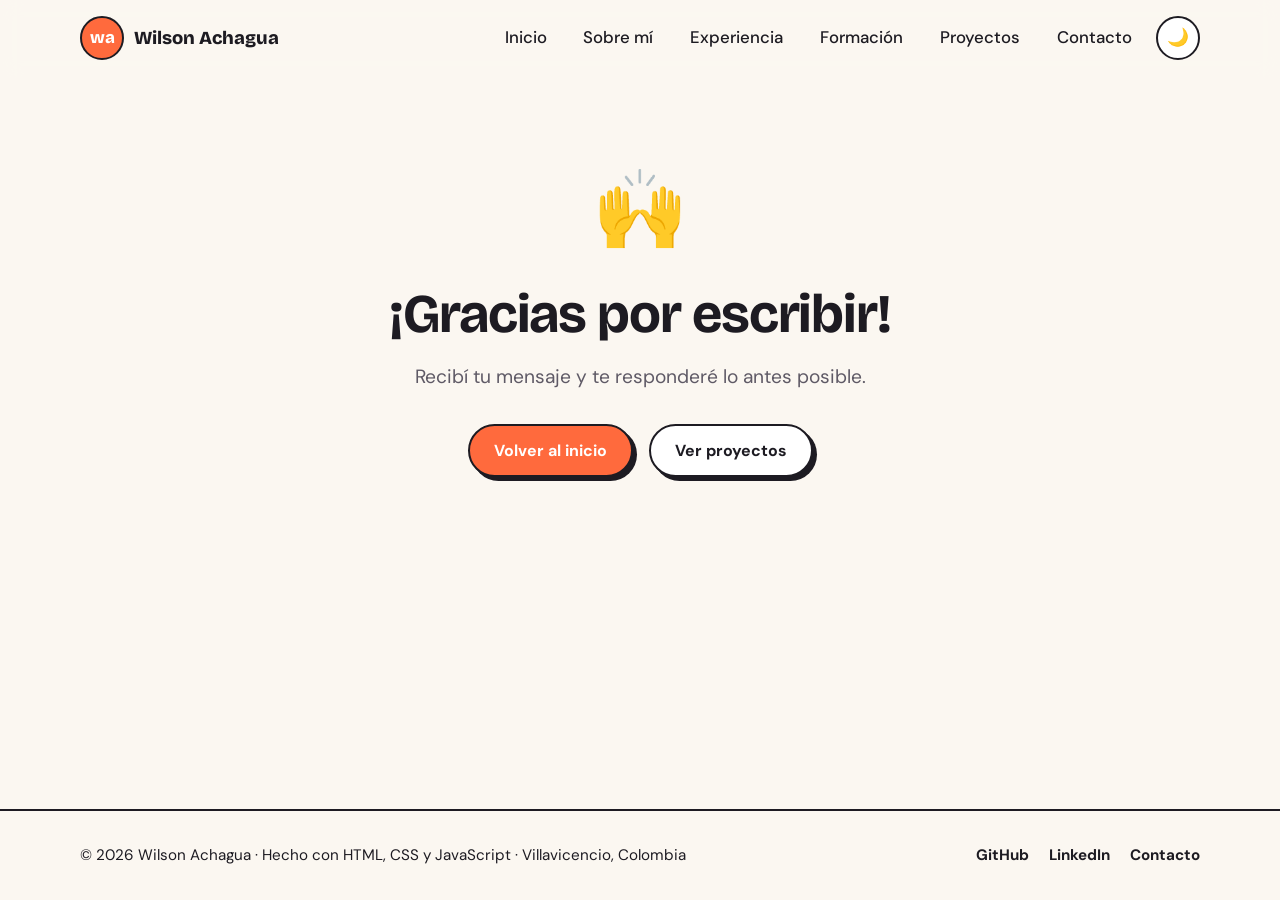
<file: gracias.html>
<!DOCTYPE html>
<html lang="es-CO" data-theme="light" class="no-js">
<head>
  <!-- ===== Metadatos ===== -->
  <meta charset="UTF-8">
  <meta name="viewport" content="width=device-width, initial-scale=1.0">
  <title>¡Gracias! | Wilson Achagua</title>
  <meta name="description" content="Confirmación del mensaje enviado desde el formulario de contacto.">
  <meta name="author" content="Wilson Iraldo Achagua Rodríguez">
  <meta name="robots" content="noindex">
  <meta name="theme-color" content="#ff6a3d">
  <meta property="og:type" content="profile">
  <meta property="og:locale" content="es_CO">
  <meta property="og:title" content="¡Gracias! | Wilson Achagua">
  <meta property="og:description" content="Confirmación del mensaje enviado desde el formulario de contacto.">

  <!-- ===== Recursos ===== -->
  <link rel="icon" href="assets/img/favicon.svg" type="image/svg+xml">
  <link rel="preconnect" href="https://fonts.googleapis.com">
  <link rel="preconnect" href="https://fonts.gstatic.com" crossorigin>
  <link href="https://fonts.googleapis.com/css2?family=Bricolage+Grotesque:wght@600;800&family=DM+Sans:wght@400;500;700&display=swap" rel="stylesheet">
  <link rel="stylesheet" href="assets/css/styles.css">
  <script src="assets/js/main.js" defer></script>
</head>

<body>
  <a class="skip-link" href="#contenido">Saltar al contenido</a>

  <!-- ===== Encabezado (igual en todas las páginas) ===== -->
  <header class="header" id="header">
    <div class="container header__inner">
      <a class="logo" href="index.html" aria-label="Ir al inicio">
        <span class="logo__mark" aria-hidden="true">wa</span>
        <span>Wilson Achagua</span>
      </a>
      <nav class="nav" aria-label="Navegación principal">
        <ul class="nav__list" id="navList">
          <li><a class="nav__link" href="index.html">Inicio</a></li>
          <li><a class="nav__link" href="sobre-mi.html">Sobre mí</a></li>
          <li><a class="nav__link" href="experiencia.html">Experiencia</a></li>
          <li><a class="nav__link" href="formacion.html">Formación</a></li>
          <li><a class="nav__link" href="proyectos.html">Proyectos</a></li>
          <li><a class="nav__link" href="contacto.html">Contacto</a></li>
        </ul>
        <button class="icon-btn" id="themeToggle" type="button" aria-label="Activar modo oscuro" title="Cambiar tema">🌙</button>
        <button class="icon-btn nav-toggle" id="navToggle" type="button" aria-label="Abrir menú" aria-expanded="false" aria-controls="navList">☰</button>
      </nav>
    </div>
  </header>

  <main id="contenido">

    <section class="section">
      <div class="container thanks">
        <span class="thanks__emoji" aria-hidden="true">🙌</span>
        <!-- JavaScript personaliza este título con el nombre recibido por GET -->
        <h1 id="thanksTitle" style="font-size: clamp(2.2rem, 5vw, 3.4rem); margin-top: 1rem;">¡Gracias por escribir!</h1>
        <p class="lead" style="margin: 1rem auto 0;">Recibí tu mensaje y te responderé lo antes posible.</p>

        <!-- Resumen generado dinámicamente a partir de la URL -->
        <div class="summary card" id="summary" hidden>
          <table class="data-table">
            <caption>Resumen de tu mensaje</caption>
            <tbody id="summaryBody"></tbody>
          </table>
        </div>

        <p class="hero__actions" style="justify-content: center;">
          <a class="btn btn--primary" href="index.html">Volver al inicio</a>
          <a class="btn btn--ghost" href="proyectos.html">Ver proyectos</a>
        </p>
      </div>
    </section>

  </main>

  <!-- ===== Pie de página (igual en todas las páginas) ===== -->
  <footer class="footer">
    <div class="container footer__inner">
      <p>© <span id="year">2026</span> Wilson Achagua · Hecho con HTML, CSS y JavaScript · Villavicencio, Colombia</p>
      <ul class="footer__links">
        <!-- EDITAR: reemplaza USUARIO por tu usuario de GitHub y LinkedIn -->
        <li><a href="https://github.com/USUARIO" target="_blank" rel="noopener noreferrer">GitHub</a></li>
        <li><a href="https://www.linkedin.com/in/USUARIO" target="_blank" rel="noopener noreferrer">LinkedIn</a></li>
        <li><a href="contacto.html">Contacto</a></li>
      </ul>
    </div>
  </footer>

  <button class="icon-btn to-top" id="toTop" type="button" aria-label="Volver arriba">↑</button>
</body>
</html>
</file>
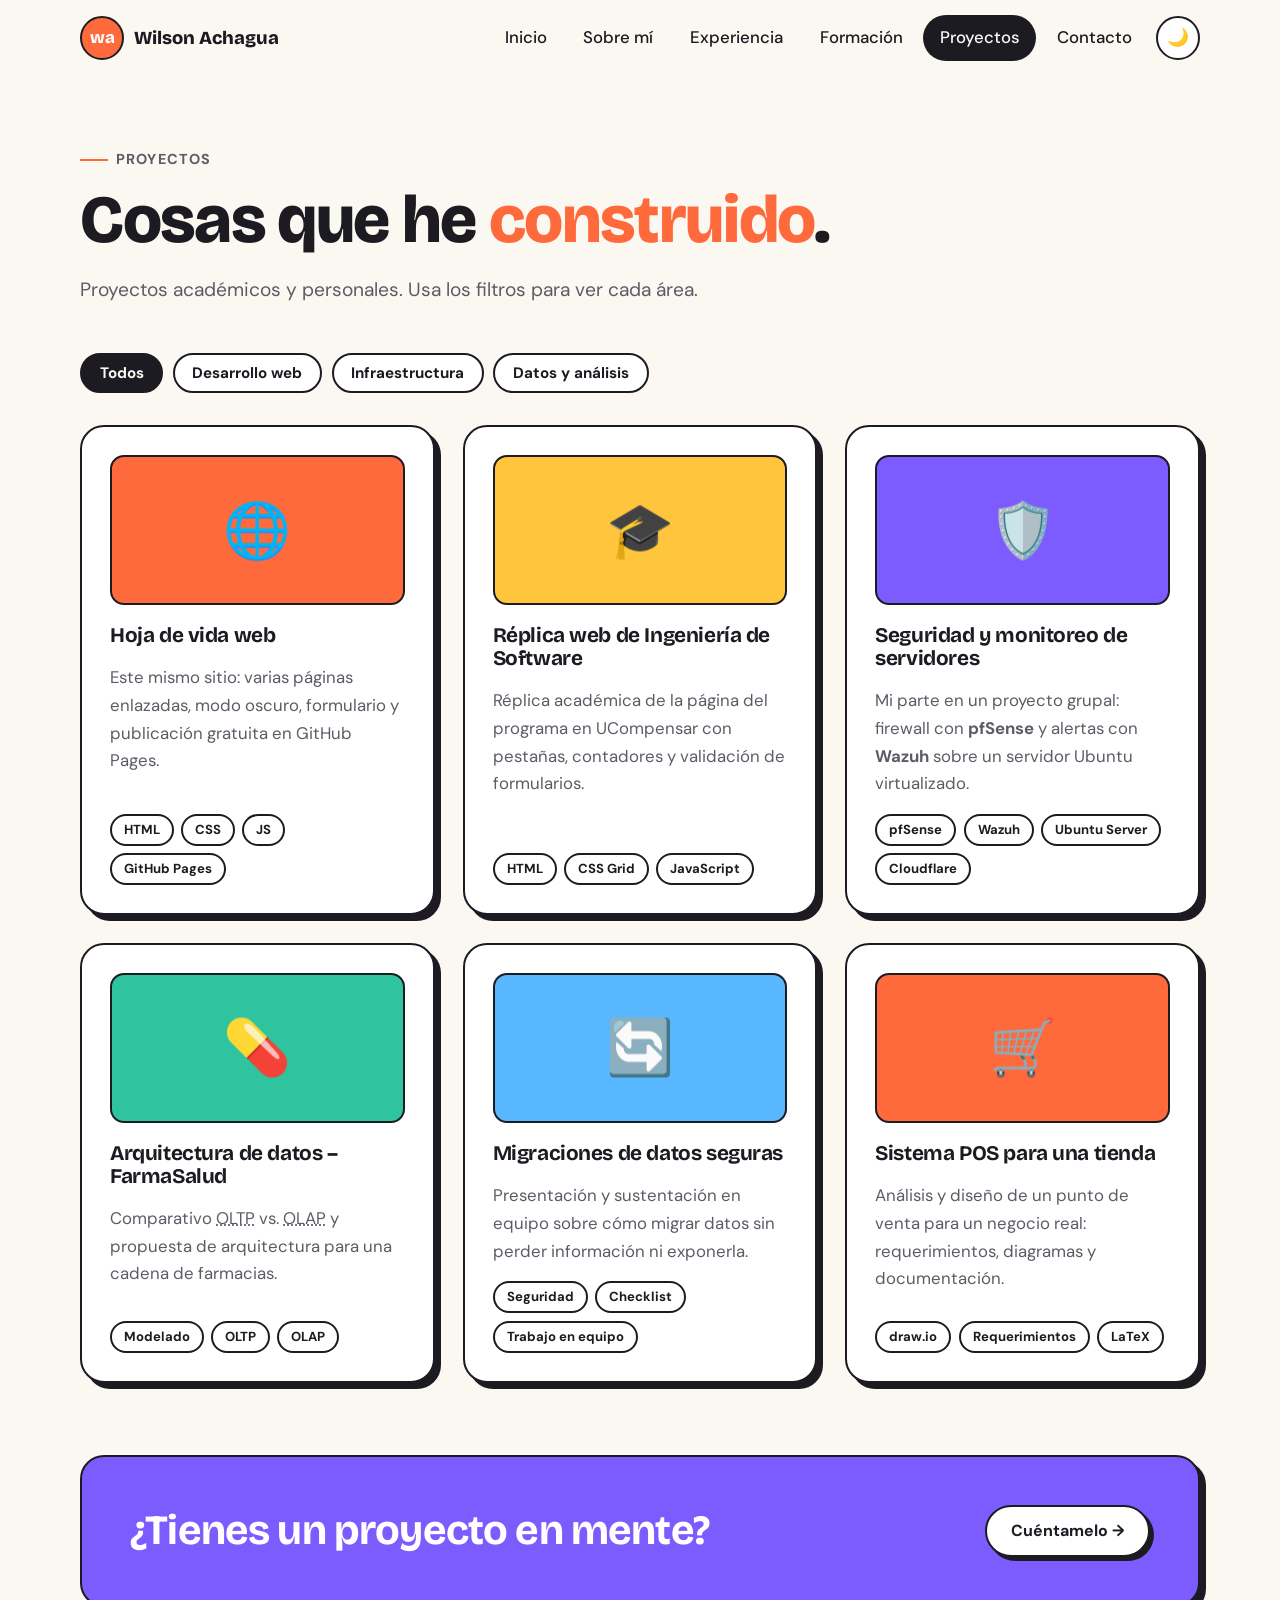
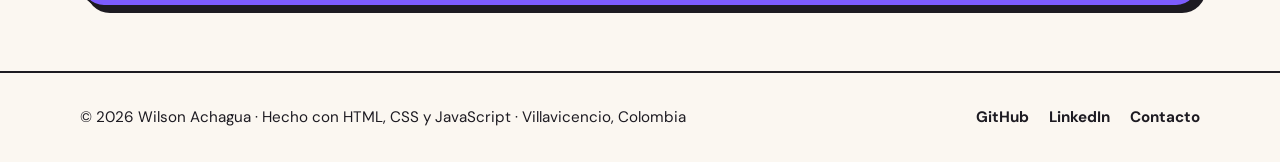
<file: proyectos.html>
<!DOCTYPE html>
<html lang="es-CO" data-theme="light" class="no-js">
<head>
  <!-- ===== Metadatos ===== -->
  <meta charset="UTF-8">
  <meta name="viewport" content="width=device-width, initial-scale=1.0">
  <title>Proyectos | Wilson Achagua</title>
  <meta name="description" content="Proyectos académicos de Wilson Achagua en desarrollo web, redes, seguridad y datos.">
  <meta name="author" content="Wilson Iraldo Achagua Rodríguez">
  <meta name="robots" content="index, follow">
  <meta name="theme-color" content="#ff6a3d">
  <meta property="og:type" content="profile">
  <meta property="og:locale" content="es_CO">
  <meta property="og:title" content="Proyectos | Wilson Achagua">
  <meta property="og:description" content="Proyectos académicos de Wilson Achagua en desarrollo web, redes, seguridad y datos.">

  <!-- ===== Recursos ===== -->
  <link rel="icon" href="assets/img/favicon.svg" type="image/svg+xml">
  <link rel="preconnect" href="https://fonts.googleapis.com">
  <link rel="preconnect" href="https://fonts.gstatic.com" crossorigin>
  <link href="https://fonts.googleapis.com/css2?family=Bricolage+Grotesque:wght@600;800&family=DM+Sans:wght@400;500;700&display=swap" rel="stylesheet">
  <link rel="stylesheet" href="assets/css/styles.css">
  <script src="assets/js/main.js" defer></script>
</head>

<body>
  <a class="skip-link" href="#contenido">Saltar al contenido</a>

  <!-- ===== Encabezado (igual en todas las páginas) ===== -->
  <header class="header" id="header">
    <div class="container header__inner">
      <a class="logo" href="index.html" aria-label="Ir al inicio">
        <span class="logo__mark" aria-hidden="true">wa</span>
        <span>Wilson Achagua</span>
      </a>
      <nav class="nav" aria-label="Navegación principal">
        <ul class="nav__list" id="navList">
          <li><a class="nav__link" href="index.html">Inicio</a></li>
          <li><a class="nav__link" href="sobre-mi.html">Sobre mí</a></li>
          <li><a class="nav__link" href="experiencia.html">Experiencia</a></li>
          <li><a class="nav__link" href="formacion.html">Formación</a></li>
          <li><a class="nav__link" href="proyectos.html" aria-current="page">Proyectos</a></li>
          <li><a class="nav__link" href="contacto.html">Contacto</a></li>
        </ul>
        <button class="icon-btn" id="themeToggle" type="button" aria-label="Activar modo oscuro" title="Cambiar tema">🌙</button>
        <button class="icon-btn nav-toggle" id="navToggle" type="button" aria-label="Abrir menú" aria-expanded="false" aria-controls="navList">☰</button>
      </nav>
    </div>
  </header>

  <main id="contenido">

    <section class="page-head">
      <div class="container">
        <p class="eyebrow">Proyectos</p>
        <h1>Cosas que he <span class="highlight">construido</span>.</h1>
        <p class="lead">Proyectos académicos y personales. Usa los filtros para ver cada área.</p>
      </div>
    </section>

    <section class="section" style="padding-top: 1rem;">
      <div class="container">
        <!-- Los botones filtran las tarjetas usando el atributo data-category -->
        <div class="filters" role="group" aria-label="Filtrar proyectos">
          <button class="filter-btn" type="button" data-filter="todos" aria-pressed="true">Todos</button>
          <button class="filter-btn" type="button" data-filter="web" aria-pressed="false">Desarrollo web</button>
          <button class="filter-btn" type="button" data-filter="infra" aria-pressed="false">Infraestructura</button>
          <button class="filter-btn" type="button" data-filter="datos" aria-pressed="false">Datos y análisis</button>
        </div>

        <p class="sr-only" id="filterStatus" aria-live="polite"></p>

        <div class="grid-3" id="projectGrid">
          <article class="card card--hover project reveal" data-category="web">
            <div class="project__cover bg-coral" aria-hidden="true">🌐</div>
            <h2 style="font-size: 1.3rem;">Hoja de vida web</h2>
            <p>Este mismo sitio: varias páginas enlazadas, modo oscuro, formulario y publicación gratuita en GitHub Pages.</p>
            <div class="tags"><span class="tag">HTML</span><span class="tag">CSS</span><span class="tag">JS</span><span class="tag">GitHub Pages</span></div>
          </article>

          <article class="card card--hover project reveal" data-category="web">
            <div class="project__cover bg-sun" aria-hidden="true">🎓</div>
            <h2 style="font-size: 1.3rem;">Réplica web de Ingeniería de Software</h2>
            <p>Réplica académica de la página del programa en UCompensar con pestañas, contadores y validación de formularios.</p>
            <div class="tags"><span class="tag">HTML</span><span class="tag">CSS Grid</span><span class="tag">JavaScript</span></div>
          </article>

          <article class="card card--hover project reveal" data-category="infra">
            <div class="project__cover bg-violet" aria-hidden="true">🛡️</div>
            <h2 style="font-size: 1.3rem;">Seguridad y monitoreo de servidores</h2>
            <p>Mi parte en un proyecto grupal: firewall con <strong>pfSense</strong> y alertas con <strong>Wazuh</strong> sobre un servidor Ubuntu virtualizado.</p>
            <div class="tags"><span class="tag">pfSense</span><span class="tag">Wazuh</span><span class="tag">Ubuntu Server</span><span class="tag">Cloudflare</span></div>
          </article>

          <article class="card card--hover project reveal" data-category="datos">
            <div class="project__cover bg-mint" aria-hidden="true">💊</div>
            <h2 style="font-size: 1.3rem;">Arquitectura de datos – FarmaSalud</h2>
            <p>Comparativo <abbr title="Online Transaction Processing">OLTP</abbr> vs. <abbr title="Online Analytical Processing">OLAP</abbr> y propuesta de arquitectura para una cadena de farmacias.</p>
            <div class="tags"><span class="tag">Modelado</span><span class="tag">OLTP</span><span class="tag">OLAP</span></div>
          </article>

          <article class="card card--hover project reveal" data-category="datos">
            <div class="project__cover bg-sky" aria-hidden="true">🔄</div>
            <h2 style="font-size: 1.3rem;">Migraciones de datos seguras</h2>
            <p>Presentación y sustentación en equipo sobre cómo migrar datos sin perder información ni exponerla.</p>
            <div class="tags"><span class="tag">Seguridad</span><span class="tag">Checklist</span><span class="tag">Trabajo en equipo</span></div>
          </article>

          <article class="card card--hover project reveal" data-category="datos">
            <div class="project__cover bg-coral" aria-hidden="true">🛒</div>
            <h2 style="font-size: 1.3rem;">Sistema POS para una tienda</h2>
            <p>Análisis y diseño de un punto de venta para un negocio real: requerimientos, diagramas y documentación.</p>
            <div class="tags"><span class="tag">draw.io</span><span class="tag">Requerimientos</span><span class="tag">LaTeX</span></div>
          </article>
        </div>

        <p class="empty-msg" id="emptyMsg" hidden>No hay proyectos en esta categoría todavía.</p>
      </div>
    </section>

    <section class="container">
      <div class="cta reveal">
        <h2>¿Tienes un proyecto en mente?</h2>
        <a class="btn btn--ghost" href="contacto.html">Cuéntamelo →</a>
      </div>
    </section>

  </main>

  <!-- ===== Pie de página (igual en todas las páginas) ===== -->
  <footer class="footer">
    <div class="container footer__inner">
      <p>© <span id="year">2026</span> Wilson Achagua · Hecho con HTML, CSS y JavaScript · Villavicencio, Colombia</p>
      <ul class="footer__links">
        <!-- EDITAR: reemplaza USUARIO por tu usuario de GitHub y LinkedIn -->
        <li><a href="https://github.com/USUARIO" target="_blank" rel="noopener noreferrer">GitHub</a></li>
        <li><a href="https://www.linkedin.com/in/USUARIO" target="_blank" rel="noopener noreferrer">LinkedIn</a></li>
        <li><a href="contacto.html">Contacto</a></li>
      </ul>
    </div>
  </footer>

  <button class="icon-btn to-top" id="toTop" type="button" aria-label="Volver arriba">↑</button>
</body>
</html>
</file>
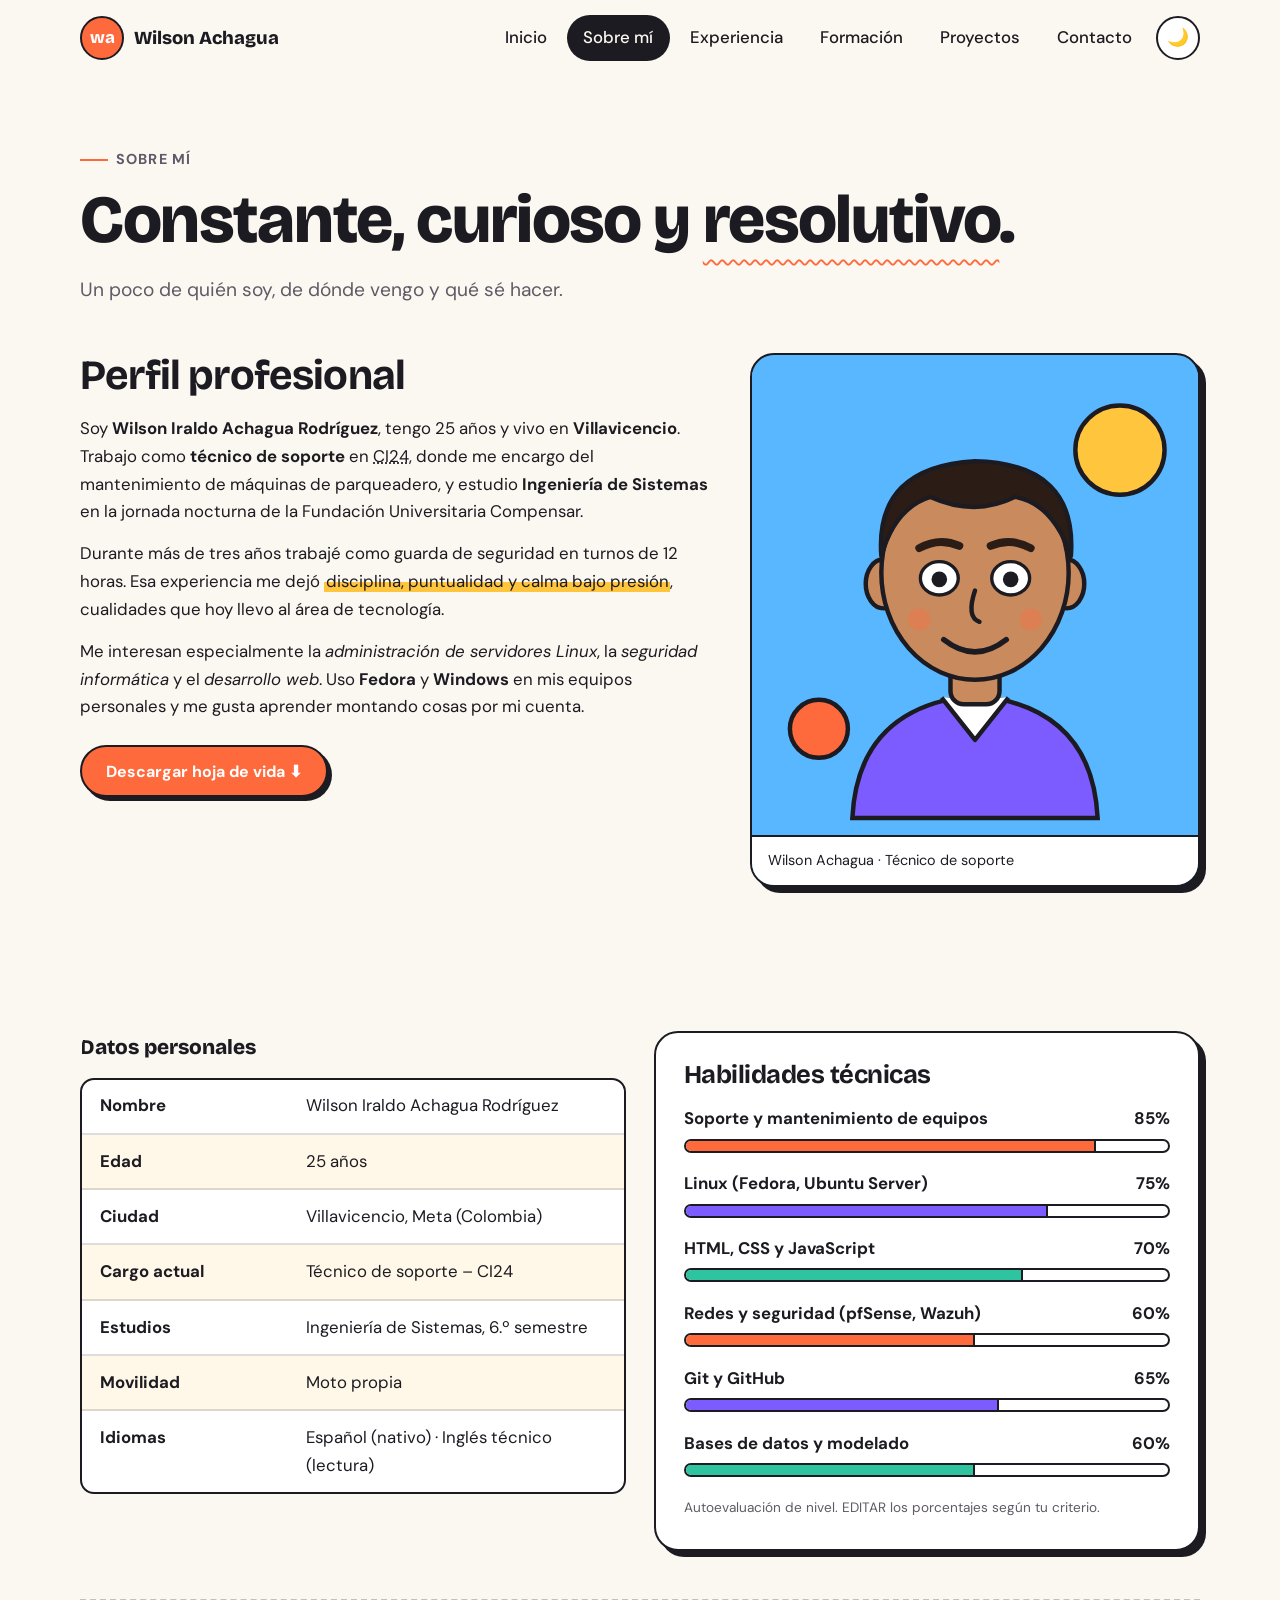
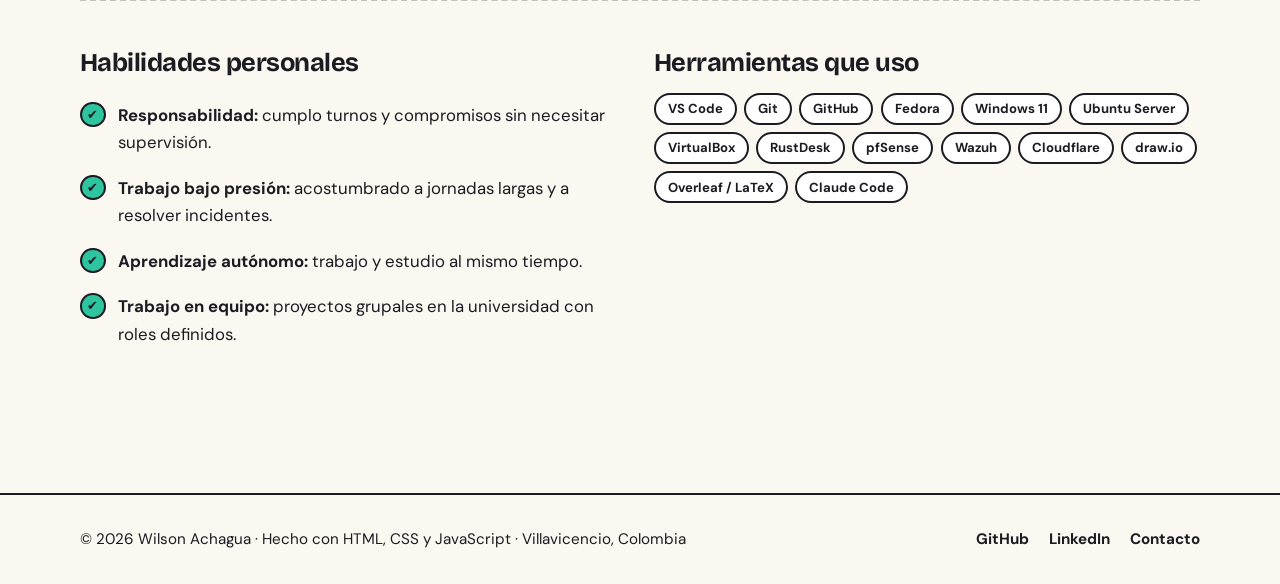
<file: sobre-mi.html>
<!DOCTYPE html>
<html lang="es-CO" data-theme="light" class="no-js">
<head>
  <!-- ===== Metadatos ===== -->
  <meta charset="UTF-8">
  <meta name="viewport" content="width=device-width, initial-scale=1.0">
  <title>Sobre mí | Wilson Achagua</title>
  <meta name="description" content="Perfil profesional, datos personales y habilidades de Wilson Achagua.">
  <meta name="author" content="Wilson Iraldo Achagua Rodríguez">
  <meta name="robots" content="index, follow">
  <meta name="theme-color" content="#ff6a3d">
  <meta property="og:type" content="profile">
  <meta property="og:locale" content="es_CO">
  <meta property="og:title" content="Sobre mí | Wilson Achagua">
  <meta property="og:description" content="Perfil profesional, datos personales y habilidades de Wilson Achagua.">

  <!-- ===== Recursos ===== -->
  <link rel="icon" href="assets/img/favicon.svg" type="image/svg+xml">
  <link rel="preconnect" href="https://fonts.googleapis.com">
  <link rel="preconnect" href="https://fonts.gstatic.com" crossorigin>
  <link href="https://fonts.googleapis.com/css2?family=Bricolage+Grotesque:wght@600;800&family=DM+Sans:wght@400;500;700&display=swap" rel="stylesheet">
  <link rel="stylesheet" href="assets/css/styles.css">
  <script src="assets/js/main.js" defer></script>
</head>

<body>
  <a class="skip-link" href="#contenido">Saltar al contenido</a>

  <!-- ===== Encabezado (igual en todas las páginas) ===== -->
  <header class="header" id="header">
    <div class="container header__inner">
      <a class="logo" href="index.html" aria-label="Ir al inicio">
        <span class="logo__mark" aria-hidden="true">wa</span>
        <span>Wilson Achagua</span>
      </a>
      <nav class="nav" aria-label="Navegación principal">
        <ul class="nav__list" id="navList">
          <li><a class="nav__link" href="index.html">Inicio</a></li>
          <li><a class="nav__link" href="sobre-mi.html" aria-current="page">Sobre mí</a></li>
          <li><a class="nav__link" href="experiencia.html">Experiencia</a></li>
          <li><a class="nav__link" href="formacion.html">Formación</a></li>
          <li><a class="nav__link" href="proyectos.html">Proyectos</a></li>
          <li><a class="nav__link" href="contacto.html">Contacto</a></li>
        </ul>
        <button class="icon-btn" id="themeToggle" type="button" aria-label="Activar modo oscuro" title="Cambiar tema">🌙</button>
        <button class="icon-btn nav-toggle" id="navToggle" type="button" aria-label="Abrir menú" aria-expanded="false" aria-controls="navList">☰</button>
      </nav>
    </div>
  </header>

  <main id="contenido">

    <section class="page-head">
      <div class="container">
        <p class="eyebrow">Sobre mí</p>
        <h1>Constante, curioso y <span class="underline-wave">resolutivo</span>.</h1>
        <p class="lead">Un poco de quién soy, de dónde vengo y qué sé hacer.</p>
      </div>
    </section>

    <section class="section" style="padding-top: 1rem;">
      <div class="container about">
        <!-- Perfil profesional -->
        <div class="reveal">
          <h2>Perfil profesional</h2>
          <p>
            Soy <strong>Wilson Iraldo Achagua Rodríguez</strong>, tengo 25 años y vivo en <strong>Villavicencio</strong>.
            Trabajo como <strong>técnico de soporte</strong> en <abbr title="Empresa de soluciones para parqueaderos">CI24</abbr>,
            donde me encargo del mantenimiento de máquinas de parqueadero, y estudio
            <strong>Ingeniería de Sistemas</strong> en la jornada nocturna de la Fundación Universitaria Compensar.
          </p>
          <p>
            Durante más de tres años trabajé como guarda de seguridad en turnos de 12 horas. Esa experiencia me dejó
            <mark>disciplina, puntualidad y calma bajo presión</mark>, cualidades que hoy llevo al área de tecnología.
          </p>
          <p>
            Me interesan especialmente la <em>administración de servidores Linux</em>, la <em>seguridad informática</em>
            y el <em>desarrollo web</em>. Uso <strong>Fedora</strong> y <strong>Windows</strong> en mis equipos personales
            y me gusta aprender montando cosas por mi cuenta.
          </p>
          <p class="hero__actions" style="margin-top: 1.5rem;">
            <button class="btn btn--primary" type="button" data-print>Descargar hoja de vida ⬇</button>
          </p>
        </div>

        <!-- Imagen con pie de foto -->
        <figure class="photo reveal">
          <!-- EDITAR: reemplaza esta ilustración por tu foto: assets/img/foto.jpg -->
          <img src="assets/img/perfil.svg" alt="Ilustración de Wilson Achagua sonriendo" width="480" height="480">
          <figcaption>Wilson Achagua · Técnico de soporte</figcaption>
        </figure>
      </div>
    </section>

    <section class="section">
      <div class="container grid-2">
        <!-- Tabla de datos personales -->
        <div class="reveal">
          <table class="data-table">
            <caption>Datos personales</caption>
            <tbody>
              <tr><th scope="row">Nombre</th><td>Wilson Iraldo Achagua Rodríguez</td></tr>
              <tr><th scope="row">Edad</th><td>25 años</td></tr>
              <tr><th scope="row">Ciudad</th><td>Villavicencio, Meta (Colombia)</td></tr>
              <tr><th scope="row">Cargo actual</th><td>Técnico de soporte – CI24</td></tr>
              <tr><th scope="row">Estudios</th><td>Ingeniería de Sistemas, 6.º semestre</td></tr>
              <tr><th scope="row">Movilidad</th><td>Moto propia</td></tr>
              <tr><th scope="row">Idiomas</th><td>Español (nativo) · Inglés técnico (lectura)</td></tr>
            </tbody>
          </table>
        </div>

        <!-- Habilidades técnicas con barras -->
        <div class="card reveal">
          <h2 style="font-size: 1.6rem;">Habilidades técnicas</h2>
          <div class="skills">
            <div class="skill" style="--level: 85%;">
              <div class="skill__head"><span>Soporte y mantenimiento de equipos</span><span>85%</span></div>
              <div class="skill__bar"><div class="skill__fill"></div></div>
            </div>
            <div class="skill" style="--level: 75%;">
              <div class="skill__head"><span>Linux (Fedora, Ubuntu Server)</span><span>75%</span></div>
              <div class="skill__bar"><div class="skill__fill"></div></div>
            </div>
            <div class="skill" style="--level: 70%;">
              <div class="skill__head"><span>HTML, CSS y JavaScript</span><span>70%</span></div>
              <div class="skill__bar"><div class="skill__fill"></div></div>
            </div>
            <div class="skill" style="--level: 60%;">
              <div class="skill__head"><span>Redes y seguridad (pfSense, Wazuh)</span><span>60%</span></div>
              <div class="skill__bar"><div class="skill__fill"></div></div>
            </div>
            <div class="skill" style="--level: 65%;">
              <div class="skill__head"><span>Git y GitHub</span><span>65%</span></div>
              <div class="skill__bar"><div class="skill__fill"></div></div>
            </div>
            <div class="skill" style="--level: 60%;">
              <div class="skill__head"><span>Bases de datos y modelado</span><span>60%</span></div>
              <div class="skill__bar"><div class="skill__fill"></div></div>
            </div>
          </div>
          <p style="margin-top: 1rem;"><small>Autoevaluación de nivel. EDITAR los porcentajes según tu criterio.</small></p>
        </div>
      </div>

      <hr class="container">

      <div class="container grid-2">
        <div class="reveal">
          <h2 style="font-size: 1.6rem;">Habilidades personales</h2>
          <ul class="soft-list">
            <li><span><strong>Responsabilidad:</strong> cumplo turnos y compromisos sin necesitar supervisión.</span></li>
            <li><span><strong>Trabajo bajo presión:</strong> acostumbrado a jornadas largas y a resolver incidentes.</span></li>
            <li><span><strong>Aprendizaje autónomo:</strong> trabajo y estudio al mismo tiempo.</span></li>
            <li><span><strong>Trabajo en equipo:</strong> proyectos grupales en la universidad con roles definidos.</span></li>
          </ul>
        </div>
        <div class="reveal">
          <h2 style="font-size: 1.6rem;">Herramientas que uso</h2>
          <div class="tags">
            <span class="tag">VS Code</span><span class="tag">Git</span><span class="tag">GitHub</span>
            <span class="tag">Fedora</span><span class="tag">Windows 11</span><span class="tag">Ubuntu Server</span>
            <span class="tag">VirtualBox</span><span class="tag">RustDesk</span><span class="tag">pfSense</span>
            <span class="tag">Wazuh</span><span class="tag">Cloudflare</span><span class="tag">draw.io</span>
            <span class="tag">Overleaf / LaTeX</span><span class="tag">Claude Code</span>
          </div>
        </div>
      </div>
    </section>

  </main>

  <!-- ===== Pie de página (igual en todas las páginas) ===== -->
  <footer class="footer">
    <div class="container footer__inner">
      <p>© <span id="year">2026</span> Wilson Achagua · Hecho con HTML, CSS y JavaScript · Villavicencio, Colombia</p>
      <ul class="footer__links">
        <!-- EDITAR: reemplaza USUARIO por tu usuario de GitHub y LinkedIn -->
        <li><a href="https://github.com/USUARIO" target="_blank" rel="noopener noreferrer">GitHub</a></li>
        <li><a href="https://www.linkedin.com/in/USUARIO" target="_blank" rel="noopener noreferrer">LinkedIn</a></li>
        <li><a href="contacto.html">Contacto</a></li>
      </ul>
    </div>
  </footer>

  <button class="icon-btn to-top" id="toTop" type="button" aria-label="Volver arriba">↑</button>
</body>
</html>
</file>
<file: assets/css/styles.css>
/* =========================================================
   Hoja de vida web – Wilson Achagua
   Hoja de estilos EXTERNA compartida por todas las páginas.
   Índice
     1. Variables y temas (claro / oscuro)
     2. Reset y base
     3. Énfasis de texto
     4. Encabezado y navegación
     5. Componentes: botones, etiquetas, tarjetas
     6. Inicio: hero y avatar
     7. Cinta de habilidades (marquee)
     8. Encabezado de página interna
     9. Sobre mí: tabla de datos y barras de habilidades
    10. Experiencia: línea de tiempo
    11. Formación: tabla académica
    12. Proyectos: filtros y rejilla
    13. Contacto y página de gracias
    14. Pie de página
    15. Animaciones de aparición
    16. Responsive
    17. Impresión (descargar la hoja de vida en PDF)
    18. Movimiento reducido
   ========================================================= */

/* ---------- 1. Variables y temas ---------- */
:root {
  --bg: #fbf7f1;
  --surface: #ffffff;
  --ink: #1d1b22;
  --muted: #5f5a66;
  --line: #1d1b22;

  --coral: #ff6a3d;
  --violet: #7c5cff;
  --mint: #2ec4a0;
  --sun: #ffc53d;
  --sky: #59b7ff;

  --font-body: "DM Sans", "Segoe UI", Arial, sans-serif;
  --font-display: "Bricolage Grotesque", "Segoe UI", Arial, sans-serif;

  --radius: 24px;
  --radius-sm: 14px;
  --shadow: 6px 6px 0 var(--line);
  --shadow-hover: 9px 9px 0 var(--line);
  --container: 1120px;
  --ease: cubic-bezier(.2, .8, .2, 1);
}

[data-theme="dark"] {
  --bg: #15141a;
  --surface: #1f1d26;
  --ink: #f4f1ec;
  --muted: #b3adbb;
  --line: #f4f1ec;
}

/* ---------- 2. Reset y base ---------- */
*,
*::before,
*::after {
  box-sizing: border-box;
  margin: 0;
  padding: 0;
}

html {
  scroll-behavior: smooth;
}

body {
  font-family: var(--font-body);
  font-size: 1.05rem;
  line-height: 1.65;
  color: var(--ink);
  background: var(--bg);
  min-height: 100vh;
  display: flex;
  flex-direction: column;
  transition: background-color .3s ease, color .3s ease;
}

main {
  flex: 1;
  overflow-x: clip;   /* evita scroll horizontal por elementos girados */
}

img,
svg {
  display: block;
  max-width: 100%;
}

a {
  color: inherit;
}

ul,
ol {
  list-style: none;
}

h1,
h2,
h3 {
  font-family: var(--font-display);
  line-height: 1.1;
  letter-spacing: -0.02em;
}

h2 {
  font-size: clamp(1.8rem, 4vw, 2.6rem);
  margin-bottom: 1rem;
}

h3 {
  font-size: 1.3rem;
  margin-bottom: .5rem;
}

p + p {
  margin-top: .9rem;
}

hr {
  border: 0;
  border-top: 2px dashed var(--line);
  opacity: .25;
  margin: 3rem 0;
}

:focus-visible {
  outline: 3px solid var(--violet);
  outline-offset: 3px;
}

.container {
  width: min(100% - 2.5rem, var(--container));
  margin-inline: auto;
}

.section {
  padding: 4.5rem 0;
}

.skip-link {
  position: absolute;
  left: -999px;
  top: .5rem;
  z-index: 200;
  background: var(--ink);
  color: var(--bg);
  padding: .5rem 1rem;
  border-radius: var(--radius-sm);
}

.skip-link:focus {
  left: .5rem;
}

/* Texto solo para lectores de pantalla */
.sr-only {
  position: absolute;
  width: 1px;
  height: 1px;
  overflow: hidden;
  clip: rect(0 0 0 0);
  white-space: nowrap;
}

/* ---------- 3. Énfasis de texto ---------- */
strong {
  font-weight: 700;
}

em {
  font-style: italic;
}

mark {
  background: linear-gradient(transparent 55%, var(--sun) 55%);
  color: inherit;
  padding: 0 .1em;
}

[data-theme="dark"] mark {
  background: var(--sun);
  color: #1d1b22;
  border-radius: 4px;
}

abbr[title] {
  text-decoration: underline dotted;
  cursor: help;
}

small {
  font-size: .85rem;
  color: var(--muted);
}

.highlight {
  color: var(--coral);
}

.underline-wave {
  text-decoration: underline wavy var(--coral);
  text-underline-offset: .25em;
  text-decoration-thickness: 2px;
}

/* ---------- 4. Encabezado y navegación ---------- */
.header {
  position: sticky;
  top: 0;
  z-index: 100;
  background: color-mix(in srgb, var(--bg) 88%, transparent);
  backdrop-filter: blur(10px);
  border-bottom: 2px solid transparent;
  transition: border-color .3s ease;
}

.header.is-scrolled {
  border-bottom-color: var(--line);
}

.header__inner {
  display: flex;
  align-items: center;
  justify-content: space-between;
  height: 76px;
}

.logo {
  display: flex;
  align-items: center;
  gap: .6rem;
  text-decoration: none;
  font-family: var(--font-display);
  font-weight: 800;
  font-size: 1.15rem;
}

.logo__mark {
  width: 44px;
  height: 44px;
  border-radius: 50%;
  background: var(--coral);
  color: #fff;
  border: 2px solid var(--line);
  display: grid;
  place-items: center;
  font-size: 1.05rem;
  transition: transform .4s var(--ease);
}

.logo:hover .logo__mark {
  transform: rotate(-12deg) scale(1.08);
}

.nav {
  display: flex;
  align-items: center;
  gap: .5rem;
}

.nav__list {
  display: flex;
  gap: .25rem;
}

.nav__link {
  display: block;
  padding: .45rem .9rem;
  border-radius: 999px;
  text-decoration: none;
  font-weight: 500;
  border: 2px solid transparent;
  transition: background-color .2s ease, border-color .2s ease;
}

.nav__link:hover {
  border-color: var(--line);
}

.nav__link[aria-current="page"] {
  background: var(--ink);
  color: var(--bg);
}

.icon-btn {
  width: 44px;
  height: 44px;
  border-radius: 50%;
  border: 2px solid var(--line);
  background: var(--surface);
  color: var(--ink);
  font-size: 1.1rem;
  cursor: pointer;
  display: grid;
  place-items: center;
  transition: transform .3s var(--ease);
}

.icon-btn:hover {
  transform: rotate(20deg);
}

.nav-toggle {
  display: none;
}

/* ---------- 5. Componentes ---------- */
.btn {
  display: inline-flex;
  align-items: center;
  gap: .5rem;
  padding: .85rem 1.5rem;
  border-radius: 999px;
  border: 2px solid var(--line);
  font: 700 1rem var(--font-body);
  text-decoration: none;
  cursor: pointer;
  box-shadow: 4px 4px 0 var(--line);
  transition: transform .2s var(--ease), box-shadow .2s var(--ease);
}

.btn:hover {
  transform: translate(-2px, -2px);
  box-shadow: 6px 6px 0 var(--line);
}

.btn:active {
  transform: translate(2px, 2px);
  box-shadow: 1px 1px 0 var(--line);
}

.btn--primary {
  background: var(--coral);
  color: #fff;
}

.btn--ghost {
  background: var(--surface);
  color: var(--ink);
}

.tag {
  display: inline-block;
  padding: .2rem .75rem;
  border: 2px solid var(--line);
  border-radius: 999px;
  font-size: .82rem;
  font-weight: 700;
  background: var(--surface);
}

.tags {
  display: flex;
  flex-wrap: wrap;
  gap: .45rem;
  margin-top: 1rem;
}

.card {
  background: var(--surface);
  border: 2px solid var(--line);
  border-radius: var(--radius);
  padding: 1.75rem;
  box-shadow: var(--shadow);
  transition: transform .25s var(--ease), box-shadow .25s var(--ease);
}

a.card {
  display: block;
  text-decoration: none;
}

a.card:hover,
.card--hover:hover {
  transform: translate(-3px, -3px);
  box-shadow: var(--shadow-hover);
}

.card__icon {
  width: 56px;
  height: 56px;
  border-radius: 16px;
  border: 2px solid var(--line);
  display: grid;
  place-items: center;
  font-size: 1.6rem;
  margin-bottom: 1rem;
}

.card__arrow {
  display: inline-block;
  margin-top: 1rem;
  font-weight: 700;
  transition: transform .2s ease;
}

a.card:hover .card__arrow {
  transform: translateX(6px);
}

.bg-coral { background: var(--coral); color: #fff; }
.bg-violet { background: var(--violet); color: #fff; }
.bg-mint { background: var(--mint); color: #1d1b22; }
.bg-sun { background: var(--sun); color: #1d1b22; }
.bg-sky { background: var(--sky); color: #1d1b22; }

.grid-3 {
  display: grid;
  grid-template-columns: repeat(3, 1fr);
  gap: 1.75rem;
}

.grid-2 {
  display: grid;
  grid-template-columns: repeat(2, 1fr);
  gap: 1.75rem;
}

.eyebrow {
  display: inline-flex;
  align-items: center;
  gap: .5rem;
  font-weight: 700;
  font-size: .9rem;
  text-transform: uppercase;
  letter-spacing: .08em;
  color: var(--muted);
  margin-bottom: .75rem;
}

.eyebrow::before {
  content: "";
  width: 28px;
  height: 2px;
  background: var(--coral);
}

.lead {
  font-size: 1.2rem;
  color: var(--muted);
  max-width: 40rem;
}

/* ---------- 6. Inicio: hero y avatar ---------- */
.hero {
  padding: 4rem 0 3rem;
}

.hero__inner {
  display: grid;
  grid-template-columns: 1.25fr 1fr;
  gap: 3rem;
  align-items: center;
}

.status {
  display: inline-flex;
  align-items: center;
  gap: .55rem;
  padding: .4rem 1rem;
  border: 2px solid var(--line);
  border-radius: 999px;
  background: var(--surface);
  font-weight: 500;
  font-size: .92rem;
  margin-bottom: 1.5rem;
}

.status__dot {
  width: 10px;
  height: 10px;
  border-radius: 50%;
  background: var(--mint);
  box-shadow: 0 0 0 0 rgba(46, 196, 160, .6);
  animation: pulse 2s infinite;
}

.hero__title {
  font-size: clamp(2.8rem, 7vw, 5.2rem);
  font-weight: 800;
}

.hero__title .wave {
  display: inline-block;
  transform-origin: 70% 70%;
  animation: wave 2.4s ease-in-out infinite;
}

.hero__rotator {
  display: block;
  color: var(--coral);
  min-height: 2.2em;   /* reserva espacio para que el texto no salte */
}

.hero__rotator::after {
  content: "|";
  margin-left: .05em;
  animation: blink 1s steps(1) infinite;
  color: var(--ink);
  font-weight: 400;
}

.hero__text {
  margin-top: 1.5rem;
}

.hero__actions {
  display: flex;
  flex-wrap: wrap;
  gap: 1rem;
  margin-top: 2rem;
}

.avatar {
  position: relative;
  aspect-ratio: 1;
  max-width: 420px;
  margin-inline: auto;
  width: 100%;
}

.avatar__blob {
  position: absolute;
  inset: 0;
  background: var(--sun);
  border: 2px solid var(--line);
  border-radius: 42% 58% 63% 37% / 41% 44% 56% 59%;
  animation: morph 10s ease-in-out infinite;
}

.avatar svg {
  position: relative;
  width: 100%;
  height: 100%;
  cursor: pointer;
}

.avatar__eyelid {
  transform-box: fill-box;
  transform-origin: center top;
  transform: scaleY(0);
  animation: eye-blink 5s infinite;
}

.avatar__sticker {
  position: absolute;
  padding: .35rem .85rem;
  border: 2px solid var(--line);
  border-radius: 999px;
  background: var(--surface);
  font-weight: 700;
  font-size: .9rem;
  box-shadow: 3px 3px 0 var(--line);
  white-space: nowrap;
}

.avatar__sticker--1 {
  top: 8%;
  left: -6%;
  transform: rotate(-8deg);
  animation: float 4s ease-in-out infinite;
}

.avatar__sticker--2 {
  bottom: 12%;
  right: -6%;
  transform: rotate(6deg);
  animation: float 4s ease-in-out infinite 1s;
}

.avatar__bubble {
  position: absolute;
  top: -4%;
  right: 6%;
  background: var(--ink);
  color: var(--bg);
  padding: .5rem .9rem;
  border-radius: 16px 16px 16px 4px;
  font-weight: 700;
  font-size: .95rem;
  opacity: 0;
  transform: translateY(10px) scale(.9);
  transition: opacity .3s ease, transform .3s var(--ease);
  pointer-events: none;
}

.avatar__bubble.is-visible {
  opacity: 1;
  transform: none;
}

.stats {
  display: grid;
  grid-template-columns: repeat(4, 1fr);
  gap: 1.25rem;
  margin-top: 3.5rem;
}

.stat {
  border: 2px solid var(--line);
  border-radius: var(--radius-sm);
  padding: 1.1rem 1.25rem;
  background: var(--surface);
}

.stat__value {
  font-family: var(--font-display);
  font-size: 2.2rem;
  font-weight: 800;
  line-height: 1;
}

.stat__label {
  font-size: .92rem;
  color: var(--muted);
  margin-top: .35rem;
}

/* ---------- 7. Cinta de habilidades ---------- */
.marquee {
  border-block: 2px solid var(--line);
  background: var(--ink);
  color: var(--bg);
  overflow: hidden;
  padding: 1rem 0;
  transform: rotate(-1.5deg);
  margin: 2rem -1rem;
}

.marquee__track {
  display: flex;
  gap: 2.5rem;
  width: max-content;
  animation: scroll-x 30s linear infinite;
}

.marquee__track span {
  font-family: var(--font-display);
  font-weight: 800;
  font-size: 1.5rem;
  white-space: nowrap;
}

.marquee__track span::after {
  content: "✦";
  margin-left: 2.5rem;
  color: var(--sun);
}

.marquee:hover .marquee__track {
  animation-play-state: paused;
}

/* ---------- 8. Encabezado de página interna ---------- */
.page-head {
  padding: 4rem 0 2rem;
}

.page-head h1 {
  font-size: clamp(2.6rem, 6vw, 4.2rem);
  font-weight: 800;
}

.page-head .lead {
  margin-top: 1rem;
}

/* ---------- 9. Sobre mí ---------- */
.about {
  display: grid;
  grid-template-columns: 1.4fr 1fr;
  gap: 2.5rem;
  align-items: start;
}

.photo {
  border: 2px solid var(--line);
  border-radius: var(--radius);
  overflow: hidden;
  box-shadow: var(--shadow);
  background: var(--sky);
}

.photo figcaption {
  padding: .75rem 1rem;
  background: var(--surface);
  border-top: 2px solid var(--line);
  font-size: .9rem;
}

.data-table {
  width: 100%;
  border-collapse: separate;
  border-spacing: 0;
  border: 2px solid var(--line);
  border-radius: var(--radius-sm);
  overflow: hidden;
  background: var(--surface);
}

.data-table caption {
  text-align: left;
  font-family: var(--font-display);
  font-weight: 800;
  font-size: 1.3rem;
  margin-bottom: .75rem;
}

.data-table th,
.data-table td {
  padding: .8rem 1.1rem;
  text-align: left;
  border-bottom: 2px solid color-mix(in srgb, var(--line) 15%, transparent);
  vertical-align: top;
}

.data-table tr:last-child th,
.data-table tr:last-child td {
  border-bottom: 0;
}

.data-table thead th {
  background: var(--ink);
  color: var(--bg);
}

.data-table tbody th {
  width: 38%;
  font-weight: 700;
}

.data-table tbody tr:nth-child(even) {
  background: color-mix(in srgb, var(--sun) 12%, var(--surface));
}

.skills {
  display: grid;
  gap: 1.1rem;
}

.skill__head {
  display: flex;
  justify-content: space-between;
  font-weight: 700;
  margin-bottom: .35rem;
}

.skill__bar {
  height: 14px;
  border: 2px solid var(--line);
  border-radius: 999px;
  overflow: hidden;
  background: var(--surface);
}

/* El ancho final viene de la variable --level; JavaScript agrega .is-filled */
.skill__fill {
  height: 100%;
  width: 0;
  background: var(--coral);
  border-right: 2px solid var(--line);
  transition: width 1.2s var(--ease);
}

.skill.is-filled .skill__fill {
  width: var(--level);
}

.skill:nth-child(3n+2) .skill__fill { background: var(--violet); }
.skill:nth-child(3n) .skill__fill { background: var(--mint); }

.soft-list li {
  display: flex;
  gap: .75rem;
  align-items: flex-start;
  padding: .55rem 0;
}

.soft-list li::before {
  content: "✔";
  flex-shrink: 0;
  width: 1.6rem;
  height: 1.6rem;
  border-radius: 50%;
  border: 2px solid var(--line);
  background: var(--mint);
  color: #1d1b22;
  display: grid;
  place-items: center;
  font-size: .8rem;
}

/* ---------- 10. Experiencia: línea de tiempo ---------- */
.timeline {
  position: relative;
  padding-left: 2.5rem;
}

.timeline::before {
  content: "";
  position: absolute;
  left: 11px;
  top: 0;
  bottom: 0;
  width: 3px;
  background: var(--line);
  border-radius: 3px;
}

.timeline__item {
  position: relative;
  margin-bottom: 2.25rem;
}

.timeline__item::before {
  content: "";
  position: absolute;
  left: -2.5rem;
  top: 1.9rem;
  width: 25px;
  height: 25px;
  border-radius: 50%;
  border: 3px solid var(--line);
  background: var(--sun);
}

.timeline__item--current::before {
  background: var(--mint);
  animation: pulse 2s infinite;
}

.timeline__meta {
  display: flex;
  flex-wrap: wrap;
  align-items: center;
  gap: .6rem;
  margin-bottom: .5rem;
}

.timeline__date {
  font-weight: 700;
  color: var(--coral);
}

.timeline ul.bullets {
  margin-top: .75rem;
}

.bullets li {
  position: relative;
  padding-left: 1.4rem;
  margin-bottom: .4rem;
}

.bullets li::before {
  content: "→";
  position: absolute;
  left: 0;
  color: var(--coral);
  font-weight: 700;
}

/* Botón "Ver más / Ver menos" que alterna la visibilidad con JS */
.more {
  display: none;
}

.more.is-open {
  display: block;
}

.link-btn {
  background: none;
  border: 0;
  font: 700 .95rem var(--font-body);
  color: var(--violet);
  cursor: pointer;
  margin-top: .75rem;
  text-decoration: underline;
  text-underline-offset: .2em;
}

/* ---------- 11. Formación ---------- */
.table-wrap {
  overflow-x: auto;
  border-radius: var(--radius-sm);
}

.badge {
  display: inline-block;
  padding: .1rem .6rem;
  border-radius: 999px;
  font-size: .8rem;
  font-weight: 700;
  border: 2px solid var(--line);
}

.badge--progress { background: var(--sun); color: #1d1b22; }
.badge--done { background: var(--mint); color: #1d1b22; }

.progress-ring {
  display: flex;
  align-items: center;
  gap: 1.5rem;
}

.progress-ring svg {
  width: 130px;
  height: 130px;
  transform: rotate(-90deg);
  flex-shrink: 0;
}

.progress-ring__track {
  stroke: color-mix(in srgb, var(--line) 15%, transparent);
}

.progress-ring__value {
  stroke: var(--coral);
  stroke-linecap: round;
  transition: stroke-dashoffset 1.4s var(--ease);
}

.progress-ring__label {
  font-family: var(--font-display);
  font-size: 2.4rem;
  font-weight: 800;
  line-height: 1;
}

/* ---------- 12. Proyectos ---------- */
.filters {
  display: flex;
  flex-wrap: wrap;
  gap: .6rem;
  margin-bottom: 2rem;
}

.filter-btn {
  padding: .5rem 1.1rem;
  border-radius: 999px;
  border: 2px solid var(--line);
  background: var(--surface);
  color: var(--ink);
  font: 700 .95rem var(--font-body);
  cursor: pointer;
  transition: background-color .2s ease, color .2s ease;
}

.filter-btn[aria-pressed="true"] {
  background: var(--ink);
  color: var(--bg);
}

.project {
  display: flex;
  flex-direction: column;
}

/* Propiedad de visualización: JS oculta los proyectos filtrados */
.project[hidden] {
  display: none;
}

.project__cover {
  height: 150px;
  border: 2px solid var(--line);
  border-radius: var(--radius-sm);
  display: grid;
  place-items: center;
  font-size: 3.4rem;
  margin-bottom: 1.25rem;
}

.project p {
  color: var(--muted);
  flex: 1;
}

.empty-msg {
  text-align: center;
  color: var(--muted);
  padding: 2rem;
}

/* ---------- 13. Contacto ---------- */
.contact {
  display: grid;
  grid-template-columns: 1fr 1.2fr;
  gap: 2.5rem;
  align-items: start;
}

.contact-list li {
  display: flex;
  align-items: center;
  gap: 1rem;
  padding: .9rem 0;
  border-bottom: 2px dashed color-mix(in srgb, var(--line) 20%, transparent);
}

.contact-list .card__icon {
  margin: 0;
  width: 46px;
  height: 46px;
  font-size: 1.2rem;
  flex-shrink: 0;
}

.contact-list a {
  font-weight: 700;
}

.form__row {
  display: grid;
  grid-template-columns: 1fr 1fr;
  gap: 1rem;
}

.form__group {
  display: flex;
  flex-direction: column;
  margin-bottom: 1.1rem;
}

.form__group label {
  font-weight: 700;
  margin-bottom: .35rem;
}

.form input,
.form select,
.form textarea {
  font: inherit;
  color: var(--ink);
  background: var(--bg);
  border: 2px solid var(--line);
  border-radius: var(--radius-sm);
  padding: .75rem .9rem;
  transition: box-shadow .2s ease;
}

.form textarea {
  resize: vertical;
  min-height: 130px;
}

.form input:focus,
.form select:focus,
.form textarea:focus {
  outline: none;
  box-shadow: 4px 4px 0 var(--violet);
}

.form__group.is-invalid input,
.form__group.is-invalid select,
.form__group.is-invalid textarea {
  border-color: #e5484d;
}

.form__error {
  color: #e5484d;
  font-size: .85rem;
  min-height: 1.2em;
  margin-top: .25rem;
}

.counter {
  align-self: flex-end;
  font-size: .8rem;
  color: var(--muted);
}

.thanks {
  text-align: center;
  max-width: 640px;
  margin-inline: auto;
}

.thanks__emoji {
  font-size: 4.5rem;
  display: inline-block;
  animation: wave 2.4s ease-in-out infinite;
}

.summary {
  text-align: left;
  margin-top: 2rem;
}

/* ---------- 14. Pie de página ---------- */
.cta {
  background: var(--violet);
  color: #fff;
  border: 2px solid var(--line);
  border-radius: var(--radius);
  padding: 3rem;
  display: flex;
  flex-wrap: wrap;
  justify-content: space-between;
  align-items: center;
  gap: 1.5rem;
  box-shadow: var(--shadow);
}

.cta h2 {
  margin: 0;
}

.footer {
  border-top: 2px solid var(--line);
  padding: 2rem 0;
  margin-top: 4rem;
}

.footer__inner {
  display: flex;
  flex-wrap: wrap;
  justify-content: space-between;
  align-items: center;
  gap: 1rem;
  font-size: .95rem;
}

.footer__links {
  display: flex;
  gap: 1.25rem;
}

.footer__links a {
  text-decoration: none;
  font-weight: 700;
}

.footer__links a:hover {
  text-decoration: underline;
}

.to-top {
  position: fixed;
  right: 1.25rem;
  bottom: 1.25rem;
  z-index: 90;
  opacity: 0;
  visibility: hidden;
  transition: opacity .3s ease, visibility .3s ease;
}

.to-top.is-visible {
  opacity: 1;
  visibility: visible;
}

/* ---------- 15. Animaciones ---------- */
.reveal {
  opacity: 0;
  transform: translateY(24px);
  transition: opacity .7s var(--ease), transform .7s var(--ease);
}

.reveal.is-visible {
  opacity: 1;
  transform: none;
}

/* Si JavaScript no carga, el contenido se muestra igual */
.no-js .reveal {
  opacity: 1;
  transform: none;
}

@keyframes wave {
  0%, 60%, 100% { transform: rotate(0); }
  10%, 30% { transform: rotate(14deg); }
  20%, 40% { transform: rotate(-8deg); }
}

@keyframes blink {
  50% { opacity: 0; }
}

@keyframes eye-blink {
  0%, 94%, 100% { transform: scaleY(0); }
  97% { transform: scaleY(1); }
}

@keyframes pulse {
  0% { box-shadow: 0 0 0 0 rgba(46, 196, 160, .6); }
  70% { box-shadow: 0 0 0 10px rgba(46, 196, 160, 0); }
  100% { box-shadow: 0 0 0 0 rgba(46, 196, 160, 0); }
}

@keyframes morph {
  0%, 100% { border-radius: 42% 58% 63% 37% / 41% 44% 56% 59%; }
  50% { border-radius: 58% 42% 38% 62% / 55% 38% 62% 45%; }
}

@keyframes float {
  50% { translate: 0 -8px; }
}

@keyframes scroll-x {
  to { transform: translateX(-50%); }
}

/* ---------- 16. Responsive ---------- */
@media (max-width: 960px) {
  .hero__inner,
  .about,
  .contact {
    grid-template-columns: 1fr;
  }

  .avatar {
    max-width: 340px;
    order: -1;
  }

  .grid-3 {
    grid-template-columns: 1fr 1fr;
  }

  .stats {
    grid-template-columns: 1fr 1fr;
  }
}

@media (max-width: 760px) {
  .nav-toggle {
    display: grid;
  }

  .nav__list {
    position: absolute;
    top: 76px;
    left: 1rem;
    right: 1rem;
    flex-direction: column;
    gap: .35rem;
    padding: 1rem;
    background: var(--surface);
    border: 2px solid var(--line);
    border-radius: var(--radius);
    box-shadow: var(--shadow);
    display: none;
  }

  .nav__list.is-open {
    display: flex;
  }

  .grid-3,
  .grid-2,
  .form__row {
    grid-template-columns: 1fr;
  }

  .section {
    padding: 3rem 0;
  }

  .cta {
    padding: 2rem;
  }

  .avatar {
    max-width: 280px;
  }

  .hero__rotator {
    min-height: 2.2em;
  }

  .avatar__sticker--1 { left: 0; }
  .avatar__sticker--2 { right: 0; }
}

/* ---------- 17. Impresión ---------- */
@media print {
  .header,
  .footer,
  .to-top,
  .cta,
  .marquee,
  .hero__actions,
  .filters,
  .link-btn,
  .no-print {
    display: none !important;
  }

  body {
    background: #fff;
    color: #000;
    font-size: 11pt;
  }

  .card {
    box-shadow: none;
    break-inside: avoid;
  }

  .more {
    display: block;
  }

  .reveal {
    opacity: 1;
    transform: none;
  }

  .skill__fill {
    width: var(--level);
  }
}

/* ---------- 18. Movimiento reducido ---------- */
@media (prefers-reduced-motion: reduce) {
  *,
  *::before,
  *::after {
    animation: none !important;
    transition: none !important;
    scroll-behavior: auto !important;
  }

  .reveal {
    opacity: 1;
    transform: none;
  }
}
</file>
